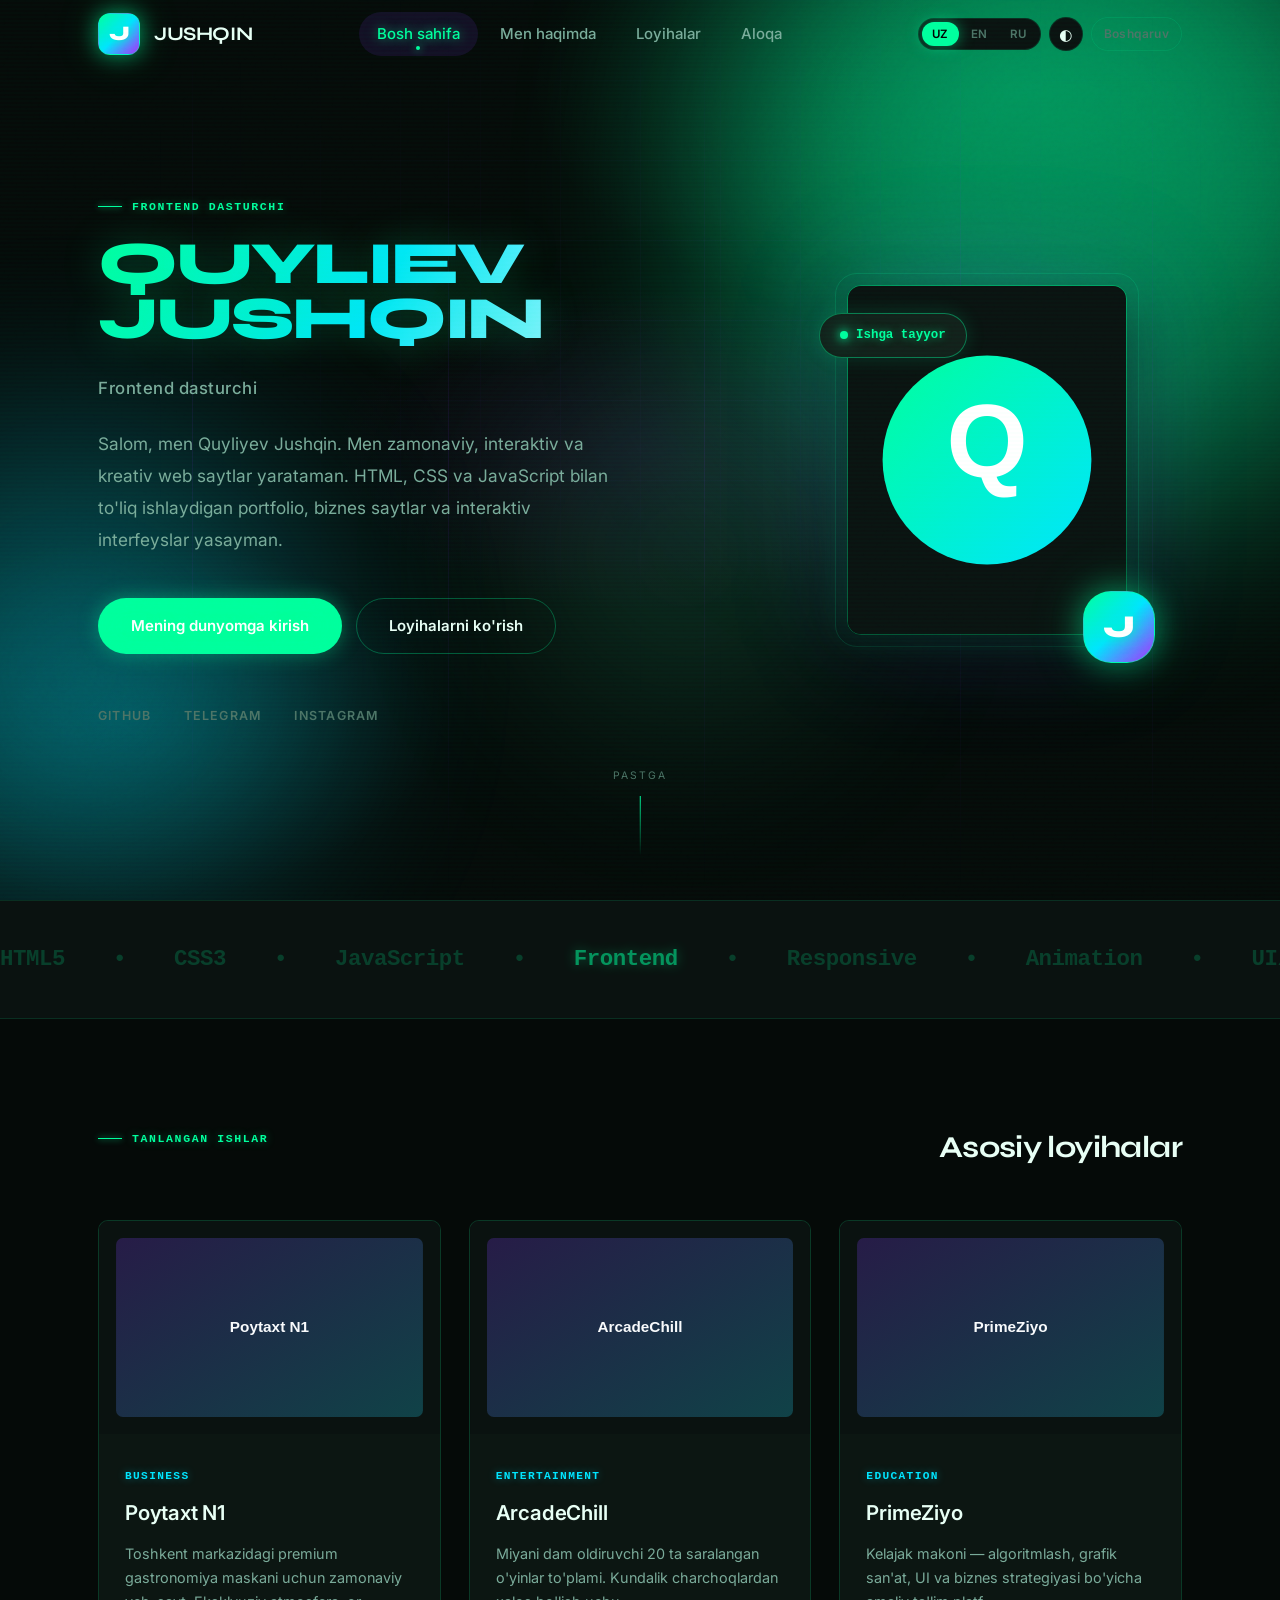
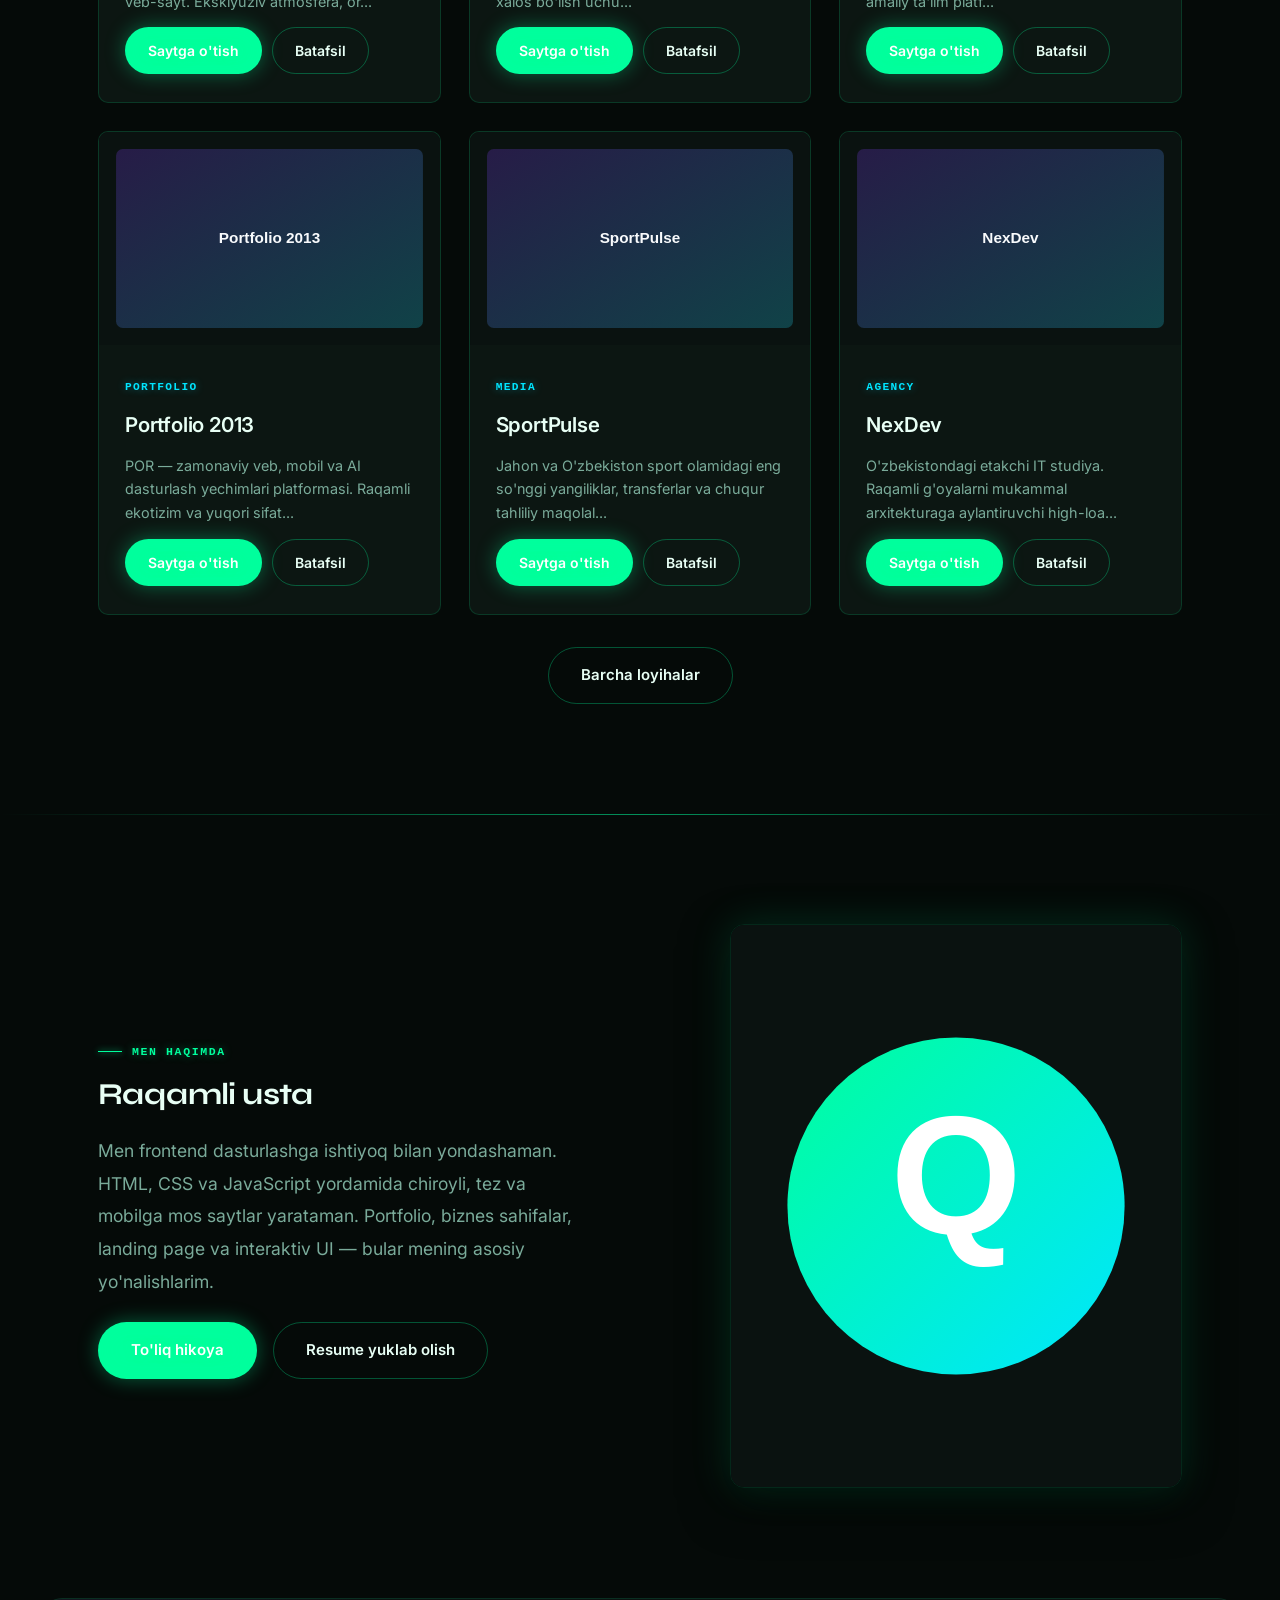
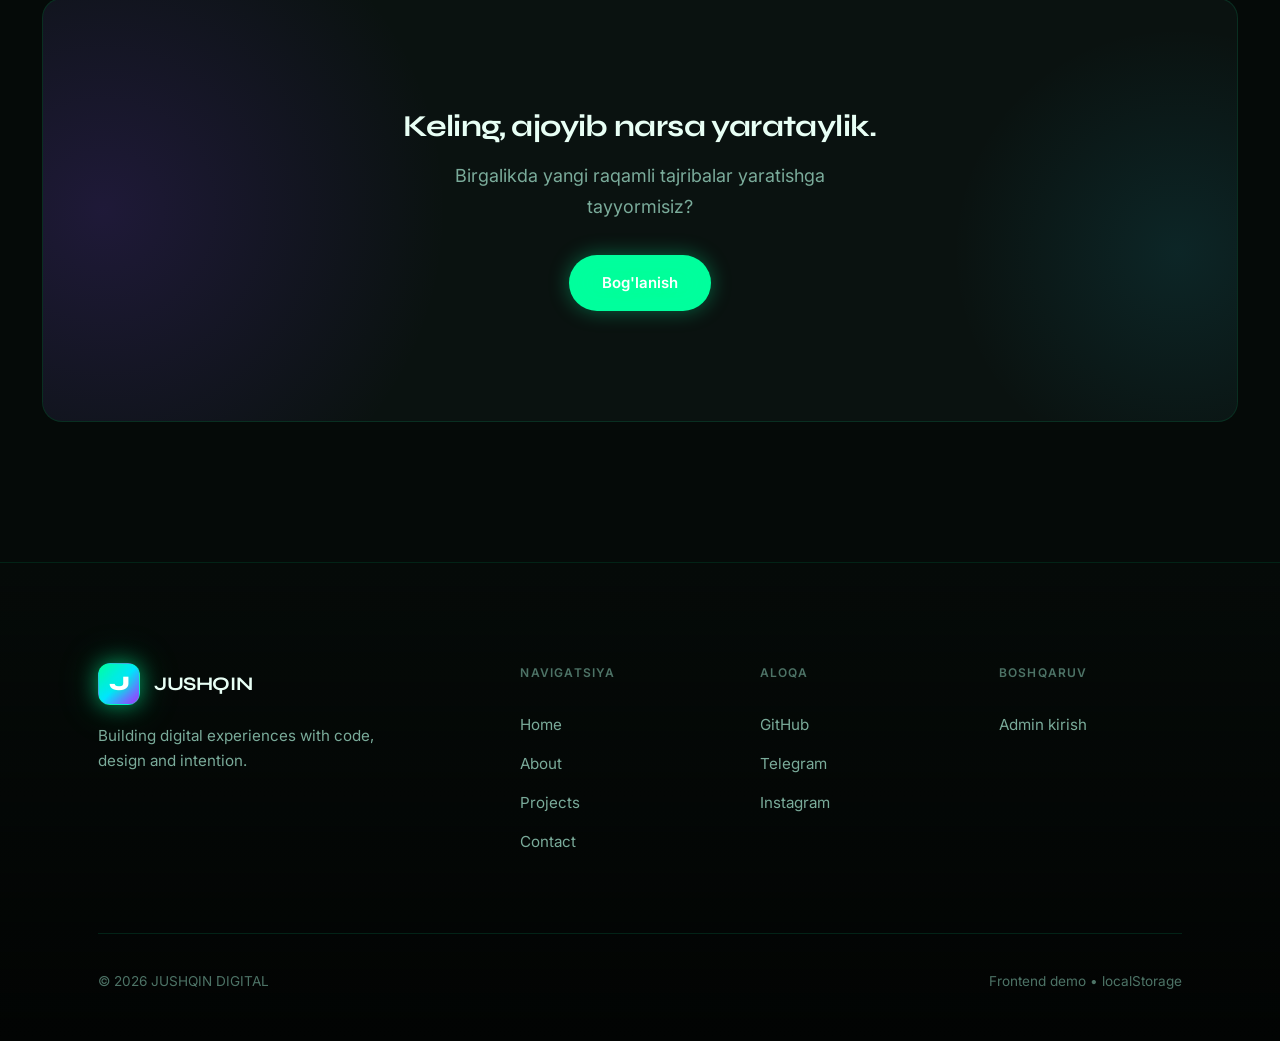
<file: JUSHQIN-DIGITAL/index.html>
<!DOCTYPE html>
<html lang="uz">
<head>
  <meta charset="UTF-8">
  <meta name="viewport" content="width=device-width, initial-scale=1.0">
  <title>JUSHQIN DIGITAL — Building Digital Experiences</title>
  <meta name="description" content="JUSHQIN — Frontend Developer. Zamonaviy, interaktiv va kreativ web tajribalar.">
  <link rel="stylesheet" href="css/variables.css">
  <link rel="stylesheet" href="css/global.css">
  <link rel="stylesheet" href="css/home.css">
  <link rel="stylesheet" href="css/responsive.css">
</head>
<body>
  <div class="scroll-progress"></div>

  <header class="site-header">
    <div class="container header-inner">
      <a href="index.html" class="logo">
        <span class="logo-mark">J</span>
        <span>JUSHQIN</span>
      </a>
      <nav class="nav-links" aria-label="Main">
        <a href="index.html" class="active" data-i18n="nav_home">Bosh sahifa</a>
        <a href="about.html" data-i18n="nav_about">Men haqimda</a>
        <a href="projects.html" data-i18n="nav_projects">Loyihalar</a>
<a href="contact.html" data-i18n="nav_contact">Aloqa</a>
      </nav>
      <div class="header-controls">
        <div class="lang-switch">
          <button type="button" class="lang-btn" data-lang="uz">UZ</button>
          <button type="button" class="lang-btn" data-lang="en">EN</button>
          <button type="button" class="lang-btn" data-lang="ru">RU</button>
        </div>
        <button type="button" class="theme-btn" title="Theme">◐</button>
        <a href="admin/login.html" class="admin-link-top">Boshqaruv</a>
      </div>
      <button class="nav-toggle" aria-label="Menu" aria-expanded="false">
        <svg width="24" height="24" fill="none" stroke="currentColor" stroke-width="2"><path d="M4 6h16M4 12h16M4 18h16"/></svg>
      </button>
    </div>
  </header>

  <main>
    <!-- HERO -->
    <section class="hero">
      <div class="hero-bg">
        <div class="hero-orb hero-orb-1"></div>
        <div class="hero-orb hero-orb-2"></div>
        <div class="hero-orb hero-orb-3"></div>
        <div class="hero-grid"></div>
        <div class="hero-lines">
          <span></span><span></span><span></span><span></span><span></span>
        </div>
      </div>
      <div class="container hero-content">
        <div class="hero-text reveal">
          <p class="section-label" data-i18n="hero_label">Frontend dasturchi</p>
          <h1 class="display-xl" data-profile="heroHeadline">QUYLIEV JUSHQIN</h1>
          <p class="hero-sub text-lg text-muted" data-profile="heroSubtitle">Frontend Developer • Creative Thinker • Digital Explorer</p>
          <p class="hero-intro text-muted" data-profile="intro">Salom, men JUSHQIN. Men zamonaviy, interaktiv va kreativ web tajribalar yaratishga qiziqadigan frontend dasturchiman.</p>
          <div class="hero-actions">
            <a href="projects.html" class="btn btn-primary" data-i18n="hero_cta1">Enter My World</a>
            <a href="projects.html" class="btn btn-secondary" data-i18n="hero_cta2">Explore Projects</a>
          </div>
          <div class="hero-socials">
            <a href="#" data-profile="github" target="_blank" rel="noopener">GitHub</a>
            <a href="https://t.me/Coder_Joshqin" data-profile="telegram" target="_blank" rel="noopener">Telegram</a>
            <a href="https://instagram.com/n1borz__" data-profile="instagram" target="_blank" rel="noopener">Instagram</a>
          </div>
        </div>
        <div class="hero-visual reveal">
          <div class="hero-portrait">
            <span class="hero-badge" data-i18n="hero_badge">Ishga tayyor</span>
            <img data-profile="image" alt="JUSHQIN" width="320" height="400">
            <div class="hero-monogram">J</div>
          </div>
        </div>
      </div>
      <div class="scroll-indicator">
        <span data-i18n="scroll">Pastga</span>
        <div class="scroll-line"></div>
      </div>
    </section>

        <!-- MARQUEE -->
    <div class="marquee-section">
      <div class="marquee-track">
        <span>HTML5</span><span>•</span><span>CSS3</span><span>•</span><span>JavaScript</span><span>•</span>
        <span><em>Frontend</em></span><span>•</span><span>Responsive</span><span>•</span><span>Animation</span><span>•</span>
        <span>UI/UX</span><span>•</span><span>Creative Code</span><span>•</span>
        <span>HTML5</span><span>•</span><span>CSS3</span><span>•</span><span>JavaScript</span><span>•</span>
        <span><em>Frontend</em></span><span>•</span><span>Responsive</span><span>•</span><span>Animation</span><span>•</span>
        <span>UI/UX</span><span>•</span><span>Creative Code</span><span>•</span>
      </div>
    </div>

    <!-- SELECTED PROJECTS -->
    <section class="section selected-projects">
      <div class="container">
        <div class="section-header reveal">
          <span class="section-label" data-i18n="featured">Tanlangan ishlar</span>
          <h2 class="display-md" data-i18n="featured_title">Asosiy loyihalar</h2>
        </div>
        <div class="featured-grid" id="featured-projects"></div>
        <div class="text-center mt-8 reveal">
          <a href="projects.html" class="btn btn-secondary" data-i18n="view_all">Barcha loyihalar</a>
        </div>
      </div>
    </section>

    <!-- ABOUT PREVIEW -->
    <section class="section about-preview">
      <div class="container about-preview-grid">
        <div class="about-preview-text reveal">
          <span class="section-label" data-i18n="about_label">Men haqimda</span>
          <h2 class="display-md" data-i18n="about_title">Raqamli usta</h2>
          <p class="text-lg text-muted" data-profile="bio"></p>
          <a href="about.html" class="btn btn-primary mt-6" data-i18n="full_story">To'liq hikoya</a>
          <a href="about.html#resume" class="btn btn-secondary mt-4" data-i18n="resume_download" style="margin-left:12px">Resume yuklab olish</a>
        </div>
        <div class="about-preview-image reveal">
          <img data-profile="image" alt="JUSHQIN" class="about-img">
        </div>
      </div>
    </section>

    <!-- CTA -->
    <section class="section cta-section">
      <div class="container text-center reveal">
        <h2 class="display-md" data-i18n="cta_title">Keling, ajoyib narsa yarataylik.</h2>
        <p class="text-lg text-muted mt-4" style="max-width:480px;margin-left:auto;margin-right:auto;"><span data-i18n="cta_sub">Birgalikda yangi raqamli tajribalar yaratishga tayyormisiz?</span></p>
        <a href="contact.html" class="btn btn-primary mt-8" data-i18n="get_in_touch">Bog'lanish</a>
      </div>
    </section>
  </main>

  <footer class="site-footer">
    <div class="container">
      <div class="footer-grid">
        <div class="footer-brand">
          <div class="logo"><span class="logo-mark">J</span><span>JUSHQIN</span></div>
          <p>Building digital experiences with code, design and intention.</p>
        </div>
        <div class="footer-col">
          <h4 data-i18n="footer_nav">Navigatsiya</h4>
          <a href="index.html">Home</a>
          <a href="about.html">About</a>
          <a href="projects.html">Projects</a>
<a href="contact.html">Contact</a>
        </div>
        <div class="footer-col">
          <h4 data-i18n="footer_connect">Aloqa</h4>
          <div class="footer-socials"></div>
        </div>
        <div class="footer-col">
          <h4 data-i18n="footer_admin">Boshqaruv</h4>
          <a href="admin/login.html" data-i18n="admin_login">Admin kirish</a>
        </div>
      </div>
      <div class="footer-bottom">
        <span>© 2026 JUSHQIN DIGITAL</span>
        <span><span data-i18n="footer_copy">Frontend demo • localStorage</span></span>
      </div>
    </div>
  </footer>

  <script src="js/storage.js"></script>
  <script src="js/i18n.js"></script>
  <script src="js/main.js"></script>
  <script src="js/projects.js"></script>
  <script>
    document.addEventListener('DOMContentLoaded', () => {
      const featured = getProjects().slice(0, 6);
      const grid = document.getElementById('featured-projects');
      if (grid) {
        grid.innerHTML = featured.map(p => `
          <article class="project-card reveal">
            <div class="project-card-image">
              <img src="${p.image || createProjectPlaceholder(p.title)}" alt="${p.title}" loading="lazy">
            </div>
            <div class="project-card-body">
              <span class="project-cat">${p.category}</span>
              <h3>${p.title}</h3>
              <p>${(p.description || '').substring(0, 100)}...</p>
              <div class="pi-actions" style="margin-top:14px;display:flex;gap:10px;flex-wrap:wrap">
                ${p.liveUrl ? `<a href="${p.liveUrl}" target="_blank" rel="noopener" class="btn btn-primary btn-sm">Saytga o'tish</a>` : ''}
                <a href="projects.html#${p.slug}" class="btn btn-secondary btn-sm">Batafsil</a>
              </div>
            </div>
          </article>
        `).join('');
        initReveal();
      }
      
    });
  </script>
</body>
</html>
</file>
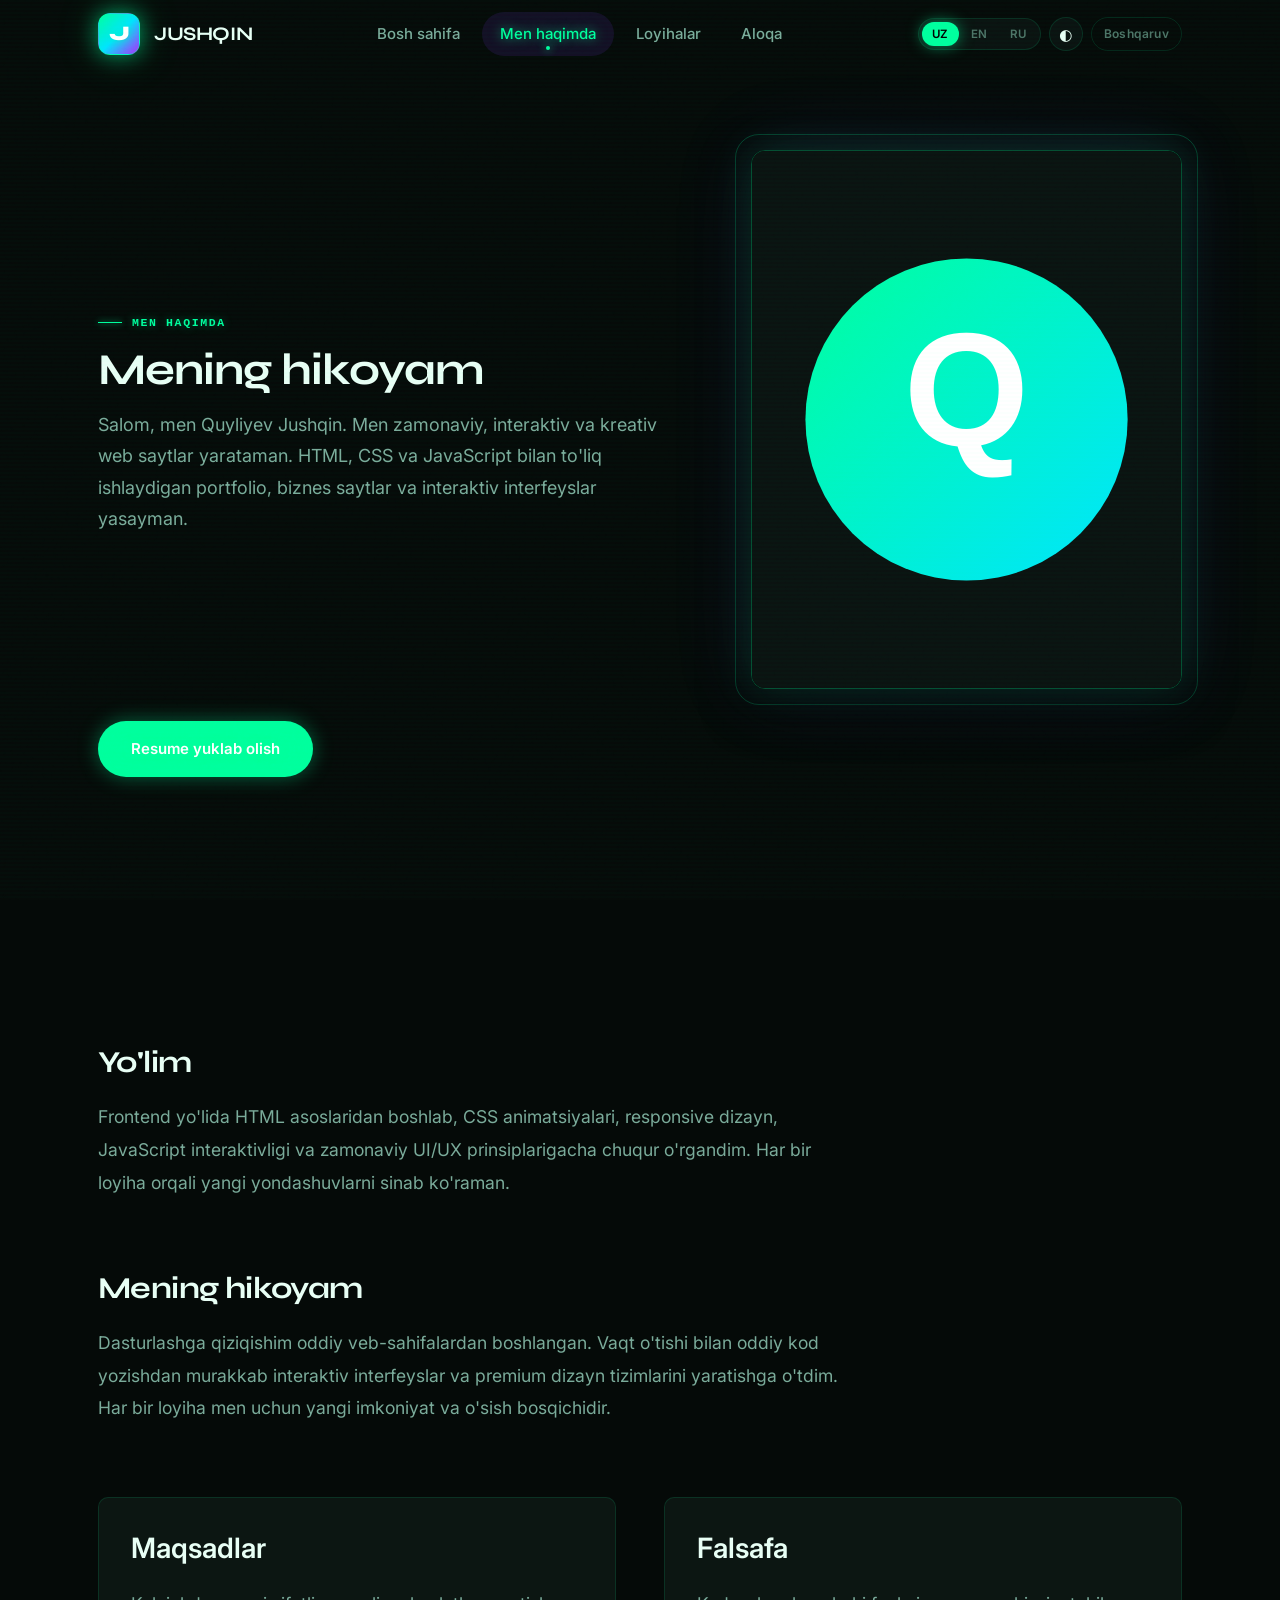
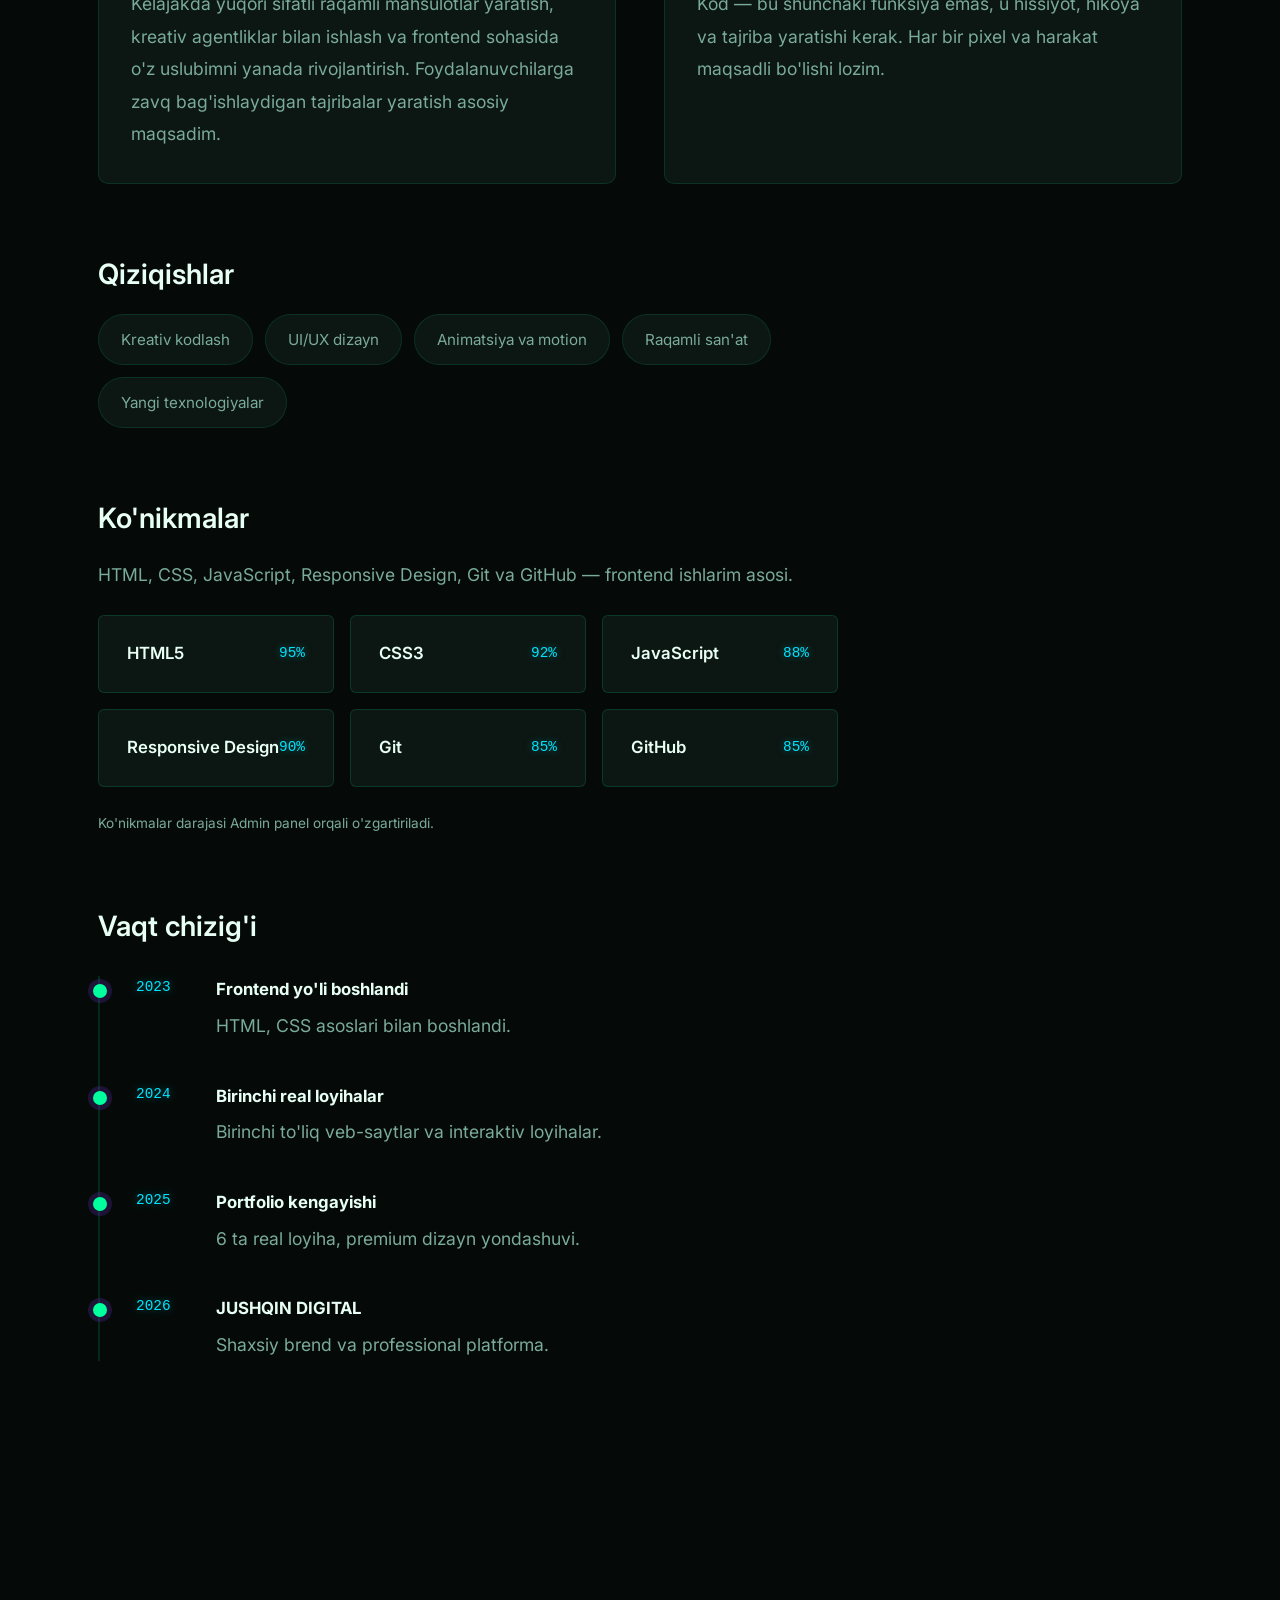
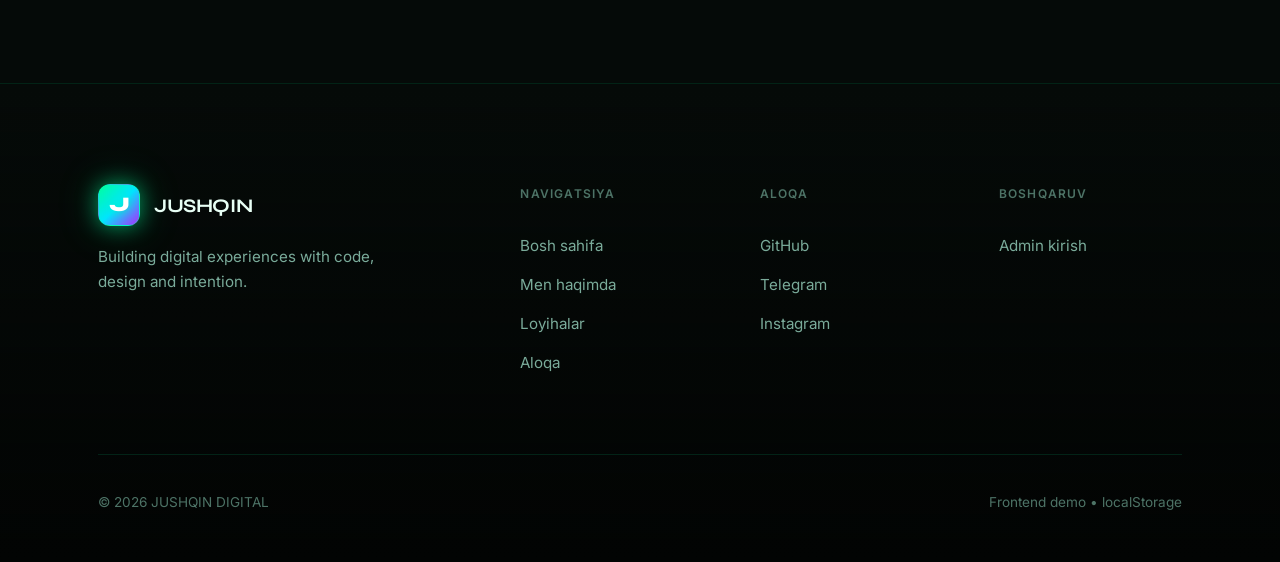
<file: JUSHQIN-DIGITAL/about.html>
<!DOCTYPE html>
<html lang="uz">
<head>
  <meta charset="UTF-8">
  <meta name="viewport" content="width=device-width, initial-scale=1.0">
  <title>About — JUSHQIN DIGITAL</title>
  <link rel="stylesheet" href="css/variables.css">
  <link rel="stylesheet" href="css/global.css">
  <link rel="stylesheet" href="css/about.css">
  <link rel="stylesheet" href="css/home.css">
  <link rel="stylesheet" href="css/responsive.css">
</head>
<body>
  <div class="scroll-progress"></div>
  <header class="site-header">
    <div class="container header-inner">
      <a href="index.html" class="logo"><span class="logo-mark">J</span><span>JUSHQIN</span></a>
      <nav class="nav-links" aria-label="Main">
        <a href="index.html" data-i18n="nav_home">Bosh sahifa</a>
        <a href="about.html" class="active" data-i18n="nav_about">Men haqimda</a>
        <a href="projects.html" data-i18n="nav_projects">Loyihalar</a>
<a href="contact.html" data-i18n="nav_contact">Aloqa</a>
      </nav>
            <div class="header-controls">
        <div class="lang-switch">
          <button type="button" class="lang-btn" data-lang="uz">UZ</button>
          <button type="button" class="lang-btn" data-lang="en">EN</button>
          <button type="button" class="lang-btn" data-lang="ru">RU</button>
        </div>
        <button type="button" class="theme-btn" title="Theme">◐</button>
        <a href="admin/login.html" class="admin-link-top">Boshqaruv</a>
      </div>
      <button class="nav-toggle" aria-label="Menu"><svg width="24" height="24" fill="none" stroke="currentColor" stroke-width="2"><path d="M4 6h16M4 12h16M4 18h16"/></svg></button>
    </div>
  </header>

  <main>
    <section class="about-hero section">
      <div class="container">
        <div class="about-hero-grid">
          <div class="about-hero-text reveal">
            <span class="section-label" data-i18n="about_page_label">Men haqimda</span>
            <h1 class="display-lg" data-i18n="about_page_title">Mening hikoyam</h1>
            <p class="text-lg text-muted mt-4" data-profile="intro"></p>
          </div>
          <div class="about-hero-image reveal">
            <img data-profile="image" alt="JUSHQIN">
          </div>
        </div>

        <div id="resume" class="resume-download-wrap reveal" style="margin: 32px 0 48px;">
          <a href="#" id="resume-download-btn" class="btn btn-primary" data-i18n="resume_download" download>
            Resume yuklab olish
          </a>
          <p id="resume-missing" class="text-muted" style="display:none;margin-top:12px;font-size:0.9rem;" data-i18n="resume_missing"></p>
        </div>
      </div>
    </section>

    <section class="section about-editorial">
      <div class="container">
        <article class="editorial-block reveal">
          <h2 class="display-md" data-i18n="journey">Yo'lim</h2>
          <p class="text-lg text-muted" data-profile="journey"></p>
        </article>
        <article class="editorial-block reveal">
          <h2 class="display-md">Mening hikoyam</h2>
          <p class="text-lg text-muted" data-profile="story"></p>
        </article>
        <div class="editorial-split">
          <article class="editorial-block reveal">
            <h2 class="heading-lg" data-i18n="goals">Maqsadlar</h2>
            <p class="text-muted" data-profile="goals"></p>
          </article>
          <article class="editorial-block reveal">
            <h2 class="heading-lg" data-i18n="philosophy">Falsafa</h2>
            <p class="text-muted" data-profile="philosophy"></p>
          </article>
        </div>
        <article class="editorial-block reveal">
          <h2 class="heading-lg" data-i18n="interests">Qiziqishlar</h2>
          <div class="interests-list" id="interests-list"></div>
        </article>
        
        <article class="editorial-block reveal">
          <h2 class="heading-lg" data-i18n="skills_title">Ko'nikmalar</h2>
          <p class="text-muted mb-6"><span data-i18n="skills_sub">HTML, CSS, JavaScript, Responsive Design, Git va GitHub — frontend ishlarim asosi.</span></p>
          <div class="skills-overview-grid" id="about-skills"></div>
          <p class="text-muted mt-6" style="font-size:0.85rem"><span data-i18n="skills_note">Ko'nikmalar darajasi Admin panel orqali o'zgartiriladi.</span></p>
        </article>

        <article class="editorial-block reveal">
          <h2 class="heading-lg" data-i18n="timeline">Vaqt chizig'i</h2>
          <div class="timeline">
            <div class="timeline-item"><span class="tl-year">2023</span><div><strong data-i18n-tl="tl_2023_t">Frontend yo'li boshlandi</strong><p class="text-muted" data-i18n-tl="tl_2023_d">HTML, CSS asoslari bilan boshlandi.</p></div></div>
            <div class="timeline-item"><span class="tl-year">2024</span><div><strong data-i18n-tl="tl_2024_t">Birinchi real loyihalar</strong><p class="text-muted" data-i18n-tl="tl_2024_d">Birinchi to'liq veb-saytlar va interaktiv loyihalar.</p></div></div>
            <div class="timeline-item"><span class="tl-year">2025</span><div><strong data-i18n-tl="tl_2025_t">Portfolio kengayishi</strong><p class="text-muted" data-i18n-tl="tl_2025_d">6 ta real loyiha, premium dizayn yondashuvi.</p></div></div>
            <div class="timeline-item"><span class="tl-year">2026</span><div><strong data-i18n-tl="tl_2026_t">JUSHQIN DIGITAL</strong><p class="text-muted" data-i18n-tl="tl_2026_d">Shaxsiy brend va professional platforma.</p></div></div>
          </div>
        </article>
      </div>
    </section>
  </main>

  <footer class="site-footer">
    <div class="container">
      <div class="footer-grid">
        <div class="footer-brand"><div class="logo"><span class="logo-mark">J</span><span>JUSHQIN</span></div><p>Building digital experiences with code, design and intention.</p></div>
        <div class="footer-col"><h4 data-i18n="footer_nav">Navigatsiya</h4><a href="index.html">Bosh sahifa</a><a href="about.html">Men haqimda</a><a href="projects.html">Loyihalar</a>
<a href="contact.html">Aloqa</a></div>
        <div class="footer-col"><h4 data-i18n="footer_connect">Aloqa</h4><div class="footer-socials"></div></div>
        <div class="footer-col"><h4 data-i18n="footer_admin">Boshqaruv</h4><a href="admin/login.html" data-i18n="admin_login">Admin kirish</a></div>
      </div>
      <div class="footer-bottom"><span>© 2026 JUSHQIN DIGITAL</span><span><span data-i18n="footer_copy">Frontend demo • localStorage</span></span></div>
    </div>
  </footer>

  <script src="js/storage.js"></script>
  <script src="js/i18n.js"></script>
  <script src="js/main.js"></script>

  <script>
    document.addEventListener('DOMContentLoaded', () => {
      const profile = getProfile();
      const list = document.getElementById('interests-list');
      if (list && profile.interests) {
        list.innerHTML = profile.interests.map(i => `<span class="interest-tag">${i}</span>`).join('');
      }
      const skillsEl = document.getElementById('about-skills');
      if (skillsEl) {
        const skills = getSkills();
        skillsEl.innerHTML = skills.map(s => `
          <div class="skill-chip reveal">
            <span class="skill-name">${s.name}</span>
            <span class="skill-level">${s.level}%</span>
          </div>
        `).join('');
        if (typeof initReveal === 'function') initReveal();
      }
    });
  </script>


  
  <script>
    document.addEventListener('DOMContentLoaded', () => {
      const btn = document.getElementById('resume-download-btn');
      const miss = document.getElementById('resume-missing');
      if (!btn) return;

      function buildFullResumeText() {
        const p = getProfile();
        const skills = (typeof getSkills === 'function' ? getSkills() : []);
        const projects = (typeof getProjects === 'function' ? getProjects() : []);
        const lines = [];
        lines.push('═══════════════════════════════════════');
        lines.push('              RESUME / CV');
        lines.push('═══════════════════════════════════════');
        lines.push('');
        lines.push((p.name || 'Quyliyev Jushqin').toUpperCase());
        lines.push(p.title || 'Frontend Developer');
        lines.push('');
        lines.push('───────────────────────────────────────');
        lines.push('ALOQA / CONTACT');
        lines.push('───────────────────────────────────────');
        if (p.email) lines.push('Email:     ' + p.email);
        if (p.telegram) lines.push('Telegram:  https://t.me/' + String(p.telegram).replace('@',''));
        if (p.instagram) lines.push('Instagram: https://instagram.com/' + String(p.instagram).replace('@',''));
        if (p.github) lines.push('GitHub:    ' + p.github);
        if (p.location) lines.push('Manzil:    ' + p.location);
        lines.push('');
        lines.push('───────────────────────────────────────');
        lines.push('KIRISH / INTRO');
        lines.push('───────────────────────────────────────');
        lines.push(p.intro || '');
        lines.push('');
        lines.push('───────────────────────────────────────');
        lines.push('BIO');
        lines.push('───────────────────────────────────────');
        lines.push(p.bio || '');
        lines.push('');
        if (p.story) {
          lines.push('───────────────────────────────────────');
          lines.push('HIKOYA / STORY');
          lines.push('───────────────────────────────────────');
          lines.push(p.story);
          lines.push('');
        }
        if (p.journey) {
          lines.push('───────────────────────────────────────');
          lines.push("YO'L / JOURNEY");
          lines.push('───────────────────────────────────────');
          lines.push(p.journey);
          lines.push('');
        }
        if (p.goals) {
          lines.push('───────────────────────────────────────');
          lines.push('MAQSADLAR / GOALS');
          lines.push('───────────────────────────────────────');
          lines.push(p.goals);
          lines.push('');
        }
        if (p.philosophy) {
          lines.push('───────────────────────────────────────');
          lines.push('FALSAFA / PHILOSOPHY');
          lines.push('───────────────────────────────────────');
          lines.push(p.philosophy);
          lines.push('');
        }
        if (p.interests && p.interests.length) {
          lines.push('───────────────────────────────────────');
          lines.push('QIZIQISHLAR / INTERESTS');
          lines.push('───────────────────────────────────────');
          lines.push(p.interests.join(', '));
          lines.push('');
        }
        if (skills.length) {
          lines.push('───────────────────────────────────────');
          lines.push("KO'NIKMALAR / SKILLS");
          lines.push('───────────────────────────────────────');
          skills.forEach(s => {
            lines.push('• ' + s.name + (s.level != null ? ' — ' + s.level + '%' : '') + (s.description ? '  |  ' + s.description : ''));
          });
          lines.push('');
        }
        if (projects.length) {
          lines.push('───────────────────────────────────────');
          lines.push('LOYIHALAR / PROJECTS');
          lines.push('───────────────────────────────────────');
          projects.forEach((pr, i) => {
            lines.push((i + 1) + '. ' + pr.title + (pr.category ? ' (' + pr.category + ')' : ''));
            if (pr.description) lines.push('   ' + pr.description);
            if (pr.technologies && pr.technologies.length) lines.push('   Tech: ' + pr.technologies.join(', '));
            if (pr.liveUrl) lines.push('   URL:  ' + pr.liveUrl);
            lines.push('');
          });
        }
        lines.push('═══════════════════════════════════════');
        lines.push('JUSHQIN DIGITAL  •  ' + new Date().toLocaleDateString());
        lines.push('═══════════════════════════════════════');
        return lines.join('
');
      }

      function downloadResume() {
        const p = getProfile();
        // Agar admin PDF yuklagan bo'lsa — o'sha fayl
        if (p.resumeUrl && (p.resumeUrl.startsWith('data:') || p.resumeUrl.startsWith('http'))) {
          if (p.resumeUrl.startsWith('http')) {
            window.open(p.resumeUrl, '_blank');
            return;
          }
          const a = document.createElement('a');
          a.href = p.resumeUrl;
          a.download = p.resumeName || 'Quyliyev_Jushqin_Resume.pdf';
          a.click();
          return;
        }
        // Rasm siz — barcha matn ma'lumotlar
        const text = buildFullResumeText();
        const blob = new Blob([text], { type: 'text/plain;charset=utf-8' });
        const url = URL.createObjectURL(blob);
        const a = document.createElement('a');
        a.href = url;
        a.download = 'Quyliyev_Jushqin_Resume.txt';
        document.body.appendChild(a);
        a.click();
        a.remove();
        URL.revokeObjectURL(url);
      }

      btn.addEventListener('click', (e) => {
        e.preventDefault();
        downloadResume();
      });
      btn.removeAttribute('href');
      btn.style.cursor = 'pointer';
    });
  </script>


</body>
</html>
</file>
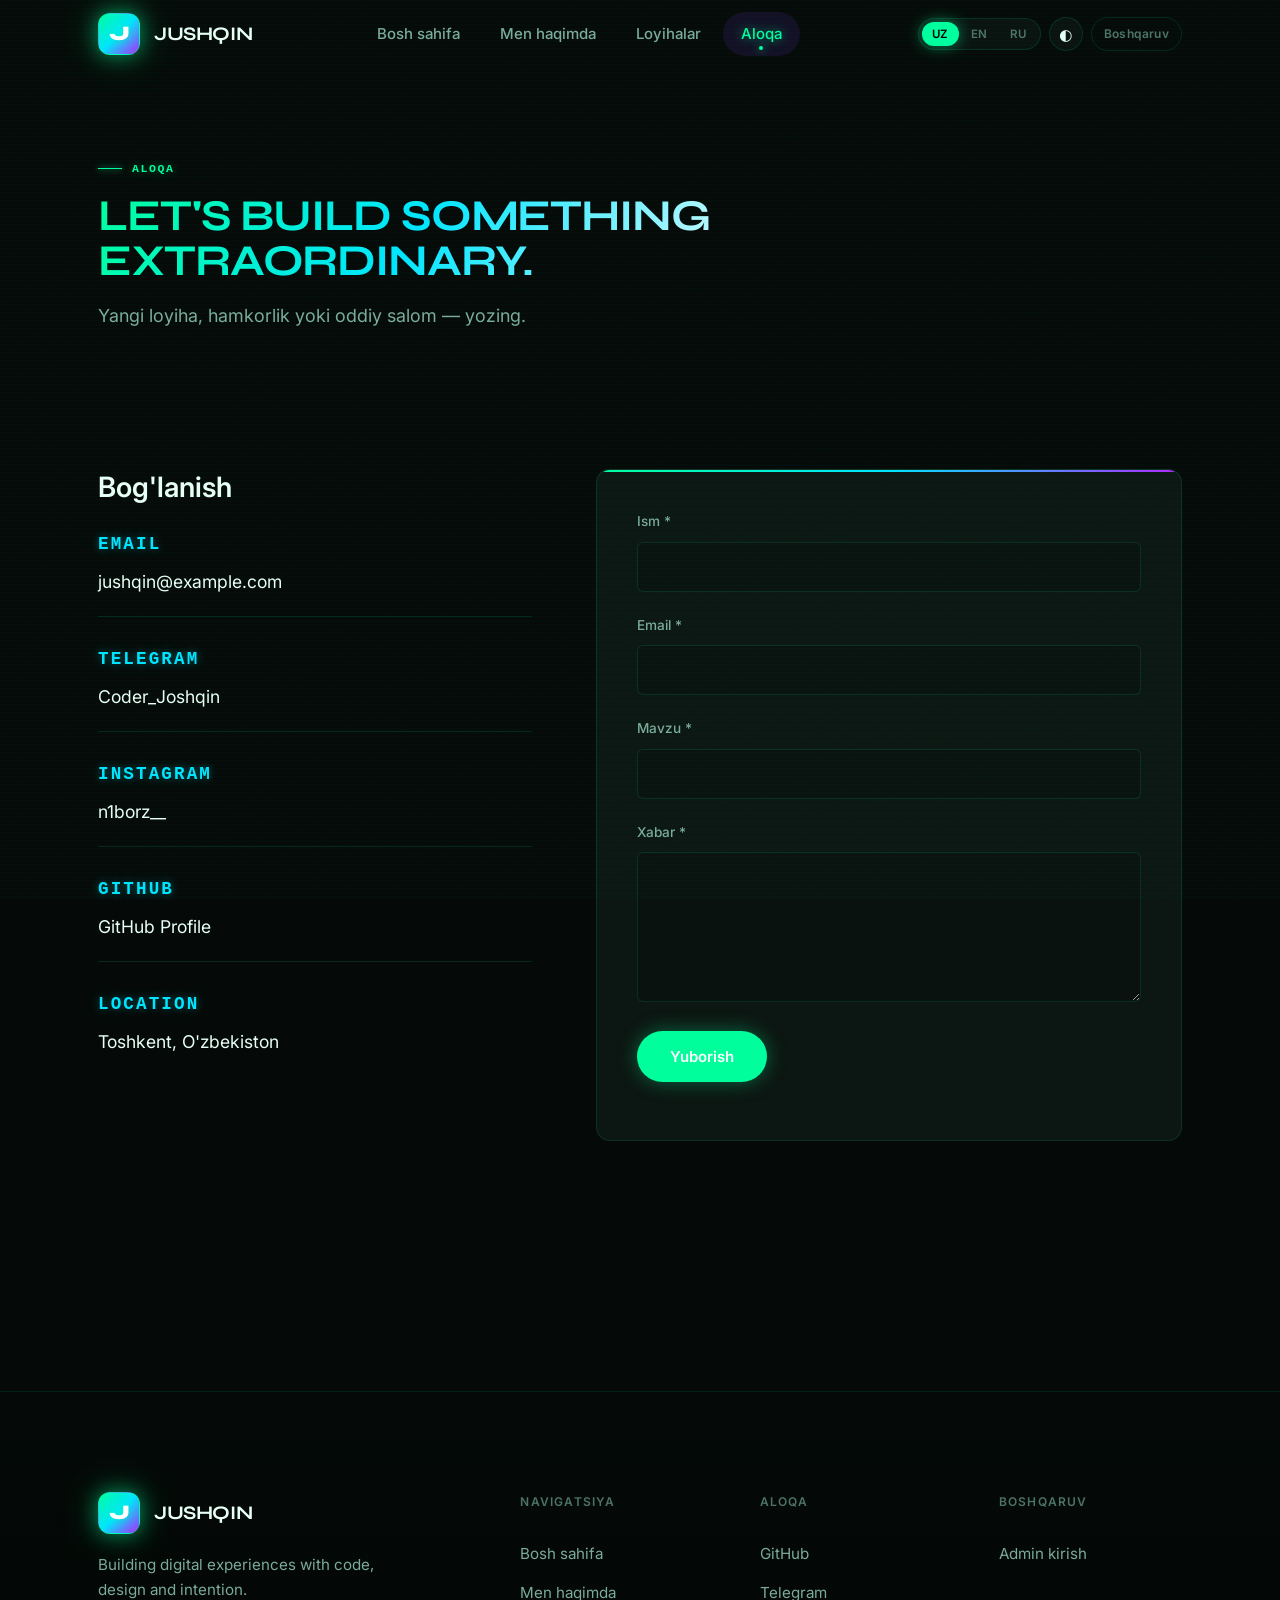
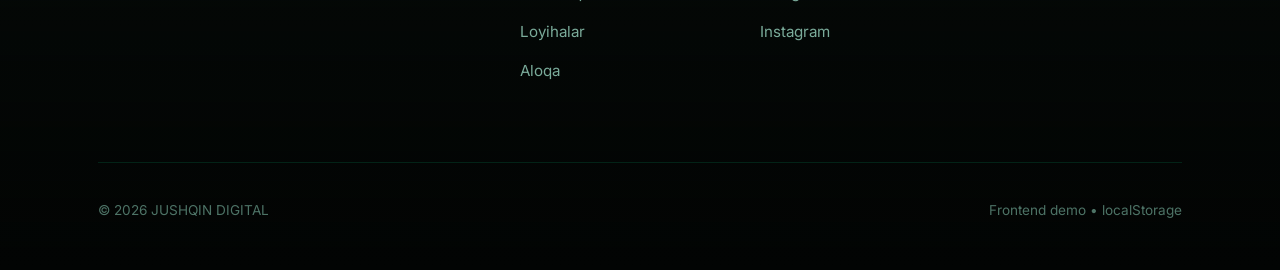
<file: JUSHQIN-DIGITAL/contact.html>
<!DOCTYPE html>
<html lang="uz">
<head>
  <meta charset="UTF-8">
  <meta name="viewport" content="width=device-width, initial-scale=1.0">
  <title>Contact — JUSHQIN DIGITAL</title>
  <link rel="stylesheet" href="css/variables.css">
  <link rel="stylesheet" href="css/global.css">
  <link rel="stylesheet" href="css/contact.css">
  <link rel="stylesheet" href="css/responsive.css">
</head>
<body>
  <div class="scroll-progress"></div>
  <header class="site-header">
    <div class="container header-inner">
      <a href="index.html" class="logo"><span class="logo-mark">J</span><span>JUSHQIN</span></a>
      <nav class="nav-links" aria-label="Main">
        <a href="index.html" data-i18n="nav_home">Bosh sahifa</a>
        <a href="about.html" data-i18n="nav_about">Men haqimda</a>
        <a href="projects.html" data-i18n="nav_projects">Loyihalar</a>
<a href="contact.html" class="active" data-i18n="nav_contact">Aloqa</a>
      </nav>
            <div class="header-controls">
        <div class="lang-switch">
          <button type="button" class="lang-btn" data-lang="uz">UZ</button>
          <button type="button" class="lang-btn" data-lang="en">EN</button>
          <button type="button" class="lang-btn" data-lang="ru">RU</button>
        </div>
        <button type="button" class="theme-btn" title="Theme">◐</button>
        <a href="admin/login.html" class="admin-link-top">Boshqaruv</a>
      </div>
      <button class="nav-toggle" aria-label="Menu"><svg width="24" height="24" fill="none" stroke="currentColor" stroke-width="2"><path d="M4 6h16M4 12h16M4 18h16"/></svg></button>
    </div>
  </header>

  <main>
    <section class="contact-hero section">
      <div class="container">
        <span class="section-label reveal">Aloqa</span>
        <h1 class="display-lg reveal">LET'S BUILD SOMETHING EXTRAORDINARY.</h1>
        <p class="text-lg text-muted mt-4 reveal" style="max-width:480px">Yangi loyiha, hamkorlik yoki oddiy salom — yozing.</p>
      </div>
    </section>

    <section class="section contact-section">
      <div class="container contact-grid">
        <div class="contact-info reveal">
          <h2 class="heading-lg mb-6" data-i18n="contact_info">Bog'lanish</h2>
          <div class="info-item">
            <span class="info-label">Email</span>
            <a href="#" data-profile="email"></a>
          </div>
          <div class="info-item">
            <span class="info-label">Telegram</span>
            <a href="#" data-profile="telegram"></a>
          </div>
          <div class="info-item">
            <span class="info-label">Instagram</span>
            <a href="#" data-profile="instagram"></a>
          </div>
          <div class="info-item">
            <span class="info-label">GitHub</span>
            <a href="#" data-profile="github">GitHub Profile</a>
          </div>
          <div class="info-item">
            <span class="info-label">Location</span>
            <span data-profile="location"></span>
          </div>
          <p class="text-muted mt-8" style="font-size:0.85rem"></p>
        </div>
        <div class="contact-form-wrap reveal">
          <form id="contact-form" novalidate>
            <div class="form-group">
              <label class="form-label" for="name" data-i18n="form_name">Ism *</label>
              <input class="form-input" type="text" id="name" name="name" required autocomplete="name">
              <div class="form-error" id="name-error"></div>
            </div>
            <div class="form-group">
              <label class="form-label" for="email" data-i18n="form_email">Email *</label>
              <input class="form-input" type="email" id="email" name="email" required autocomplete="email">
              <div class="form-error" id="email-error"></div>
            </div>
            <div class="form-group">
              <label class="form-label" for="subject" data-i18n="form_subject">Mavzu *</label>
              <input class="form-input" type="text" id="subject" name="subject" required>
              <div class="form-error" id="subject-error"></div>
            </div>
            <div class="form-group">
              <label class="form-label" for="message" data-i18n="form_message">Xabar *</label>
              <textarea class="form-textarea" id="message" name="message" required></textarea>
              <div class="form-error" id="message-error"></div>
            </div>
            <button type="submit" class="btn btn-primary" id="submit-btn" data-i18n="form_send">Yuborish</button>
            <div id="form-status" class="form-status"></div>
          </form>
        </div>
      </div>
    </section>
  </main>

  <footer class="site-footer">
    <div class="container">
      <div class="footer-grid">
        <div class="footer-brand"><div class="logo"><span class="logo-mark">J</span><span>JUSHQIN</span></div><p>Building digital experiences with code, design and intention.</p></div>
        <div class="footer-col"><h4 data-i18n="footer_nav">Navigatsiya</h4><a href="index.html">Bosh sahifa</a><a href="about.html">Men haqimda</a><a href="projects.html">Loyihalar</a>
<a href="contact.html">Aloqa</a></div>
        <div class="footer-col"><h4 data-i18n="footer_connect">Aloqa</h4><div class="footer-socials"></div></div>
        <div class="footer-col"><h4 data-i18n="footer_admin">Boshqaruv</h4><a href="admin/login.html" data-i18n="admin_login">Admin kirish</a></div>
      </div>
      <div class="footer-bottom"><span>© 2026 JUSHQIN DIGITAL</span><span><span data-i18n="footer_copy">Frontend demo • localStorage</span></span></div>
    </div>
  </footer>

  <script src="js/storage.js"></script>
  <script src="js/i18n.js"></script>
  <script src="js/main.js"></script>
  <script src="js/contact.js"></script>
</body>
</html>
</file>
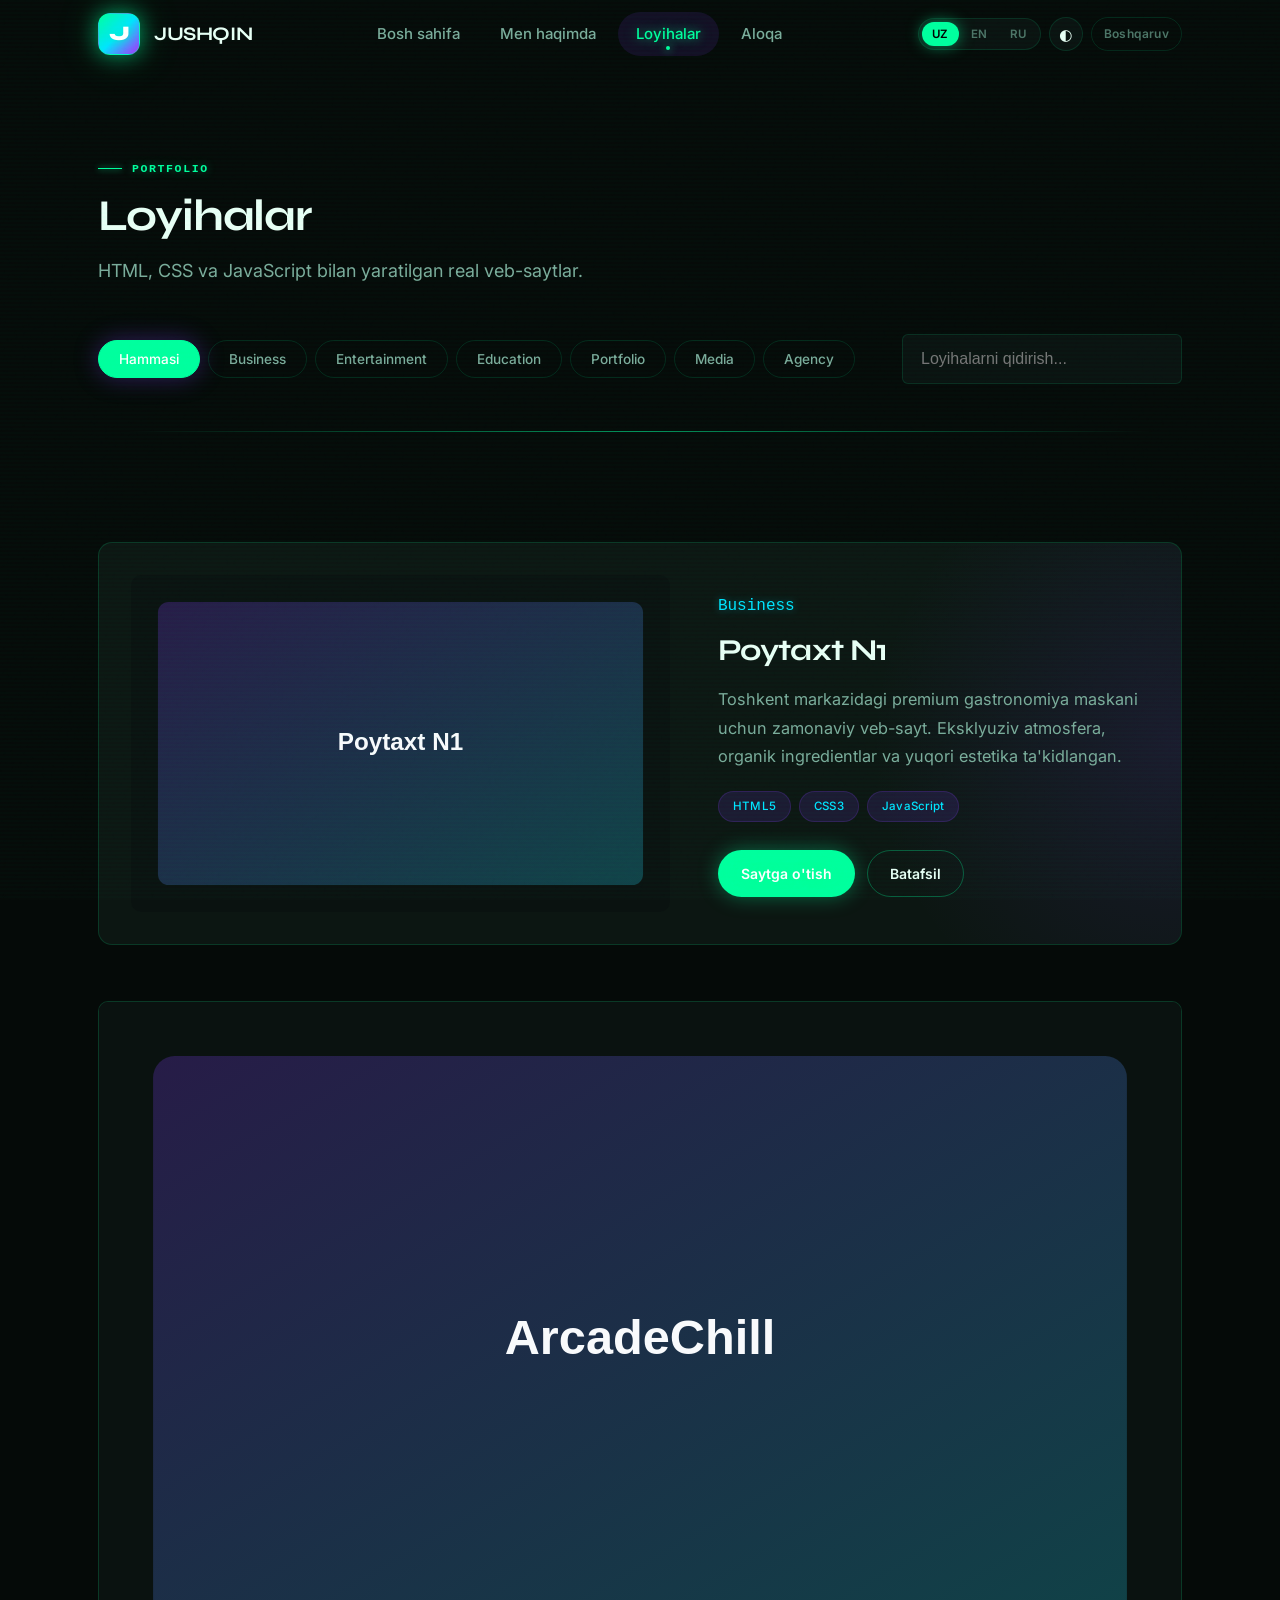
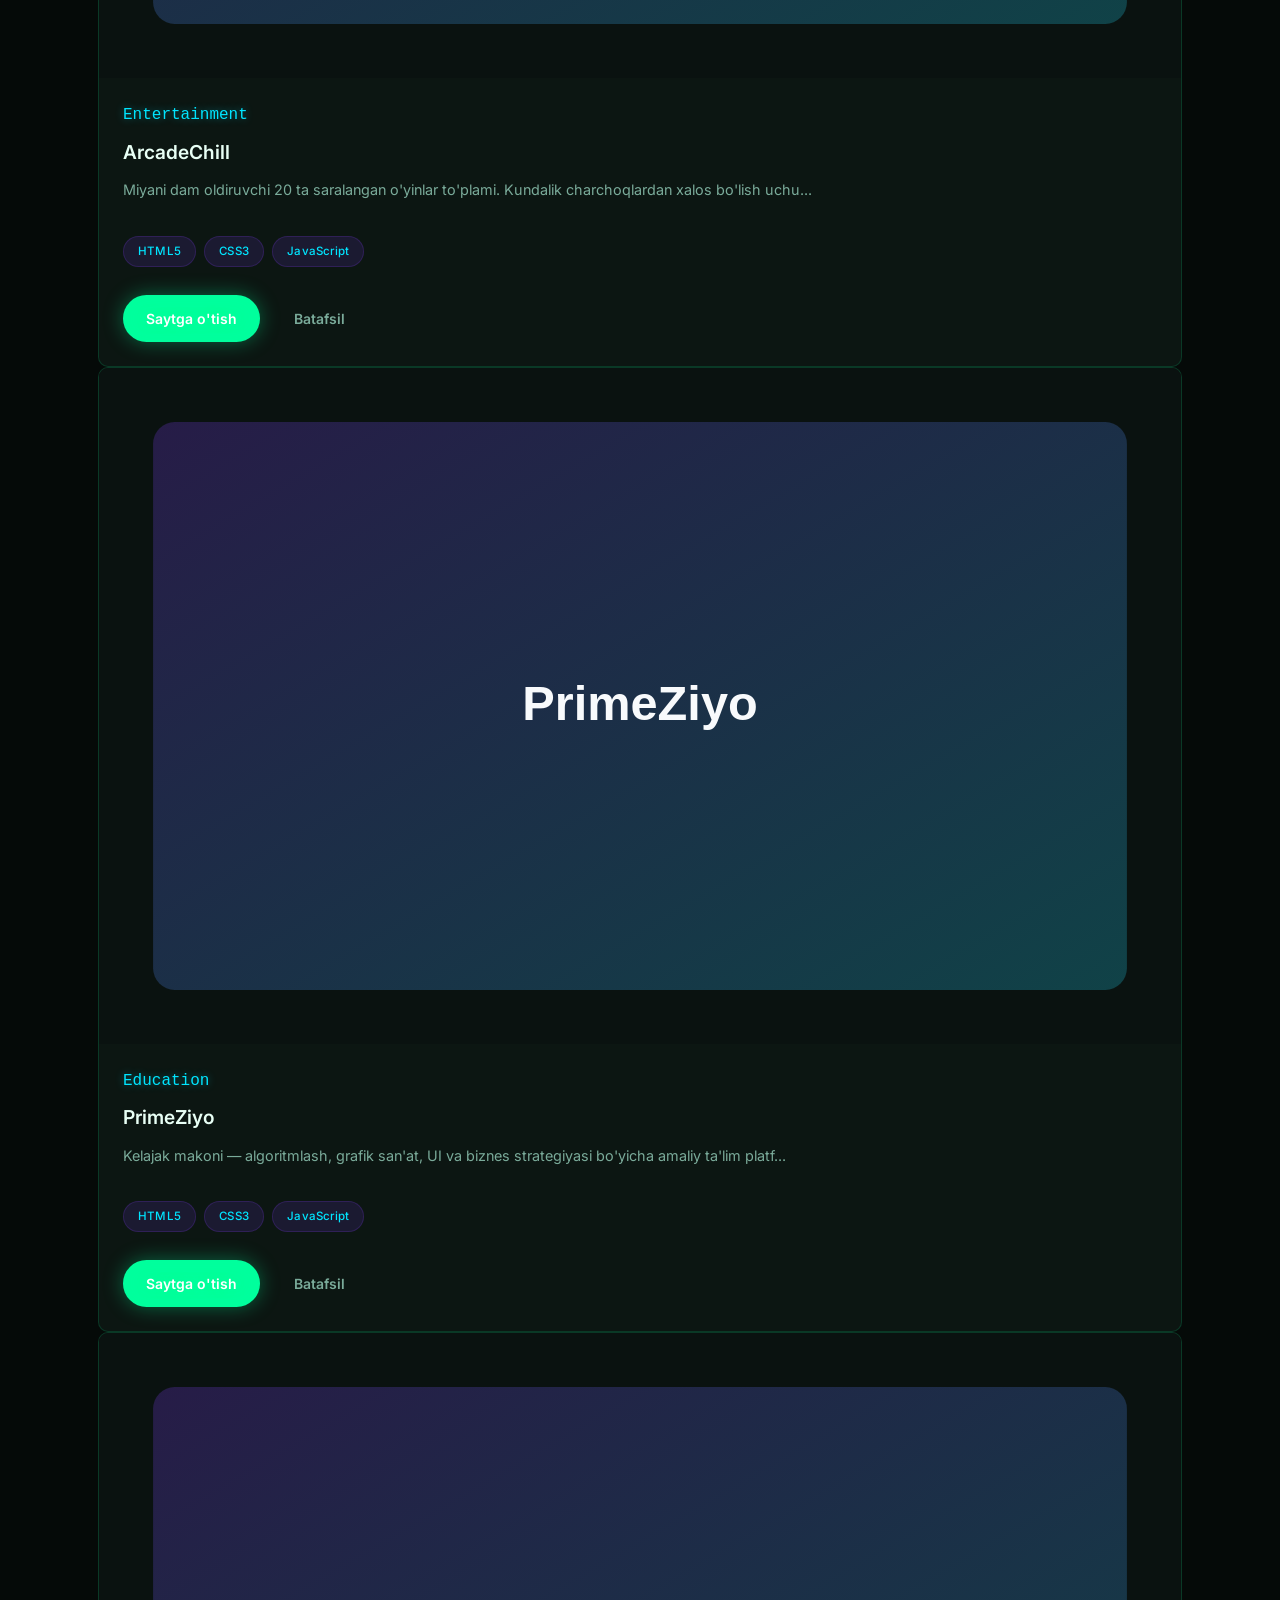
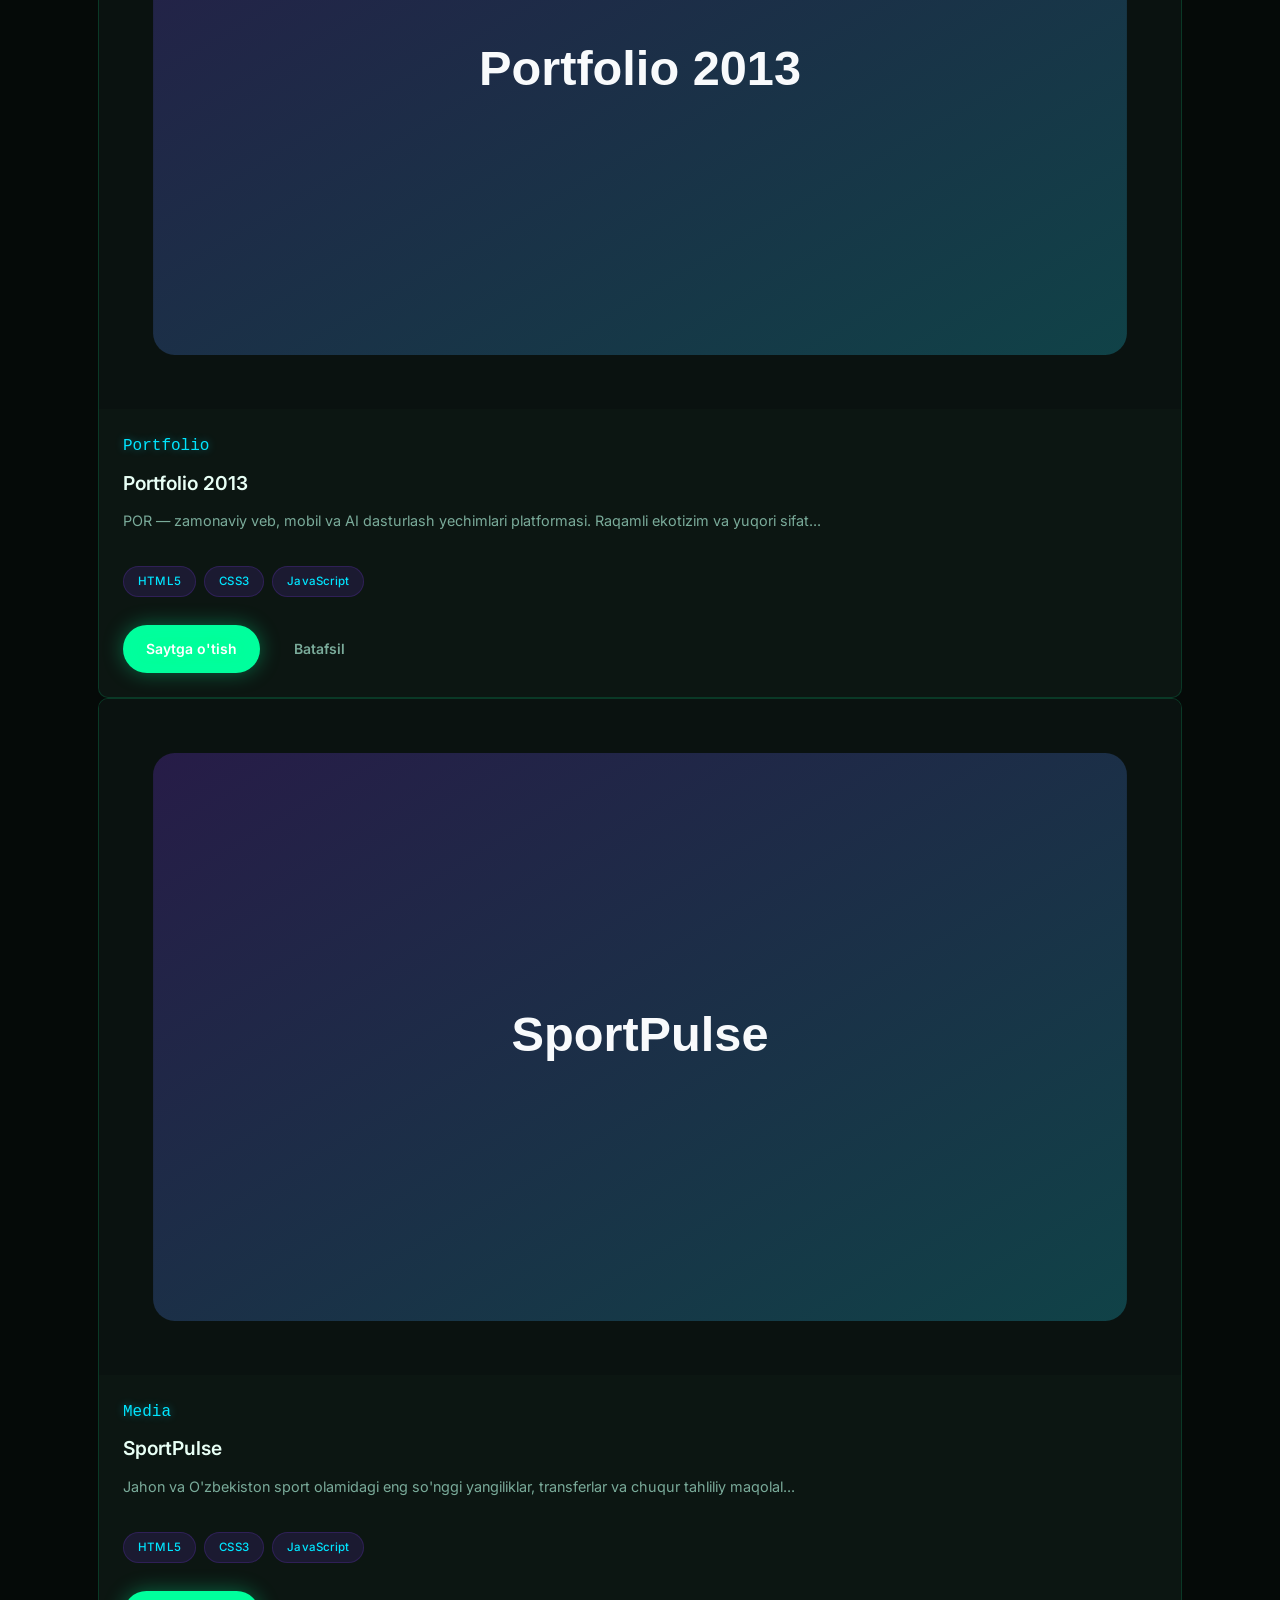
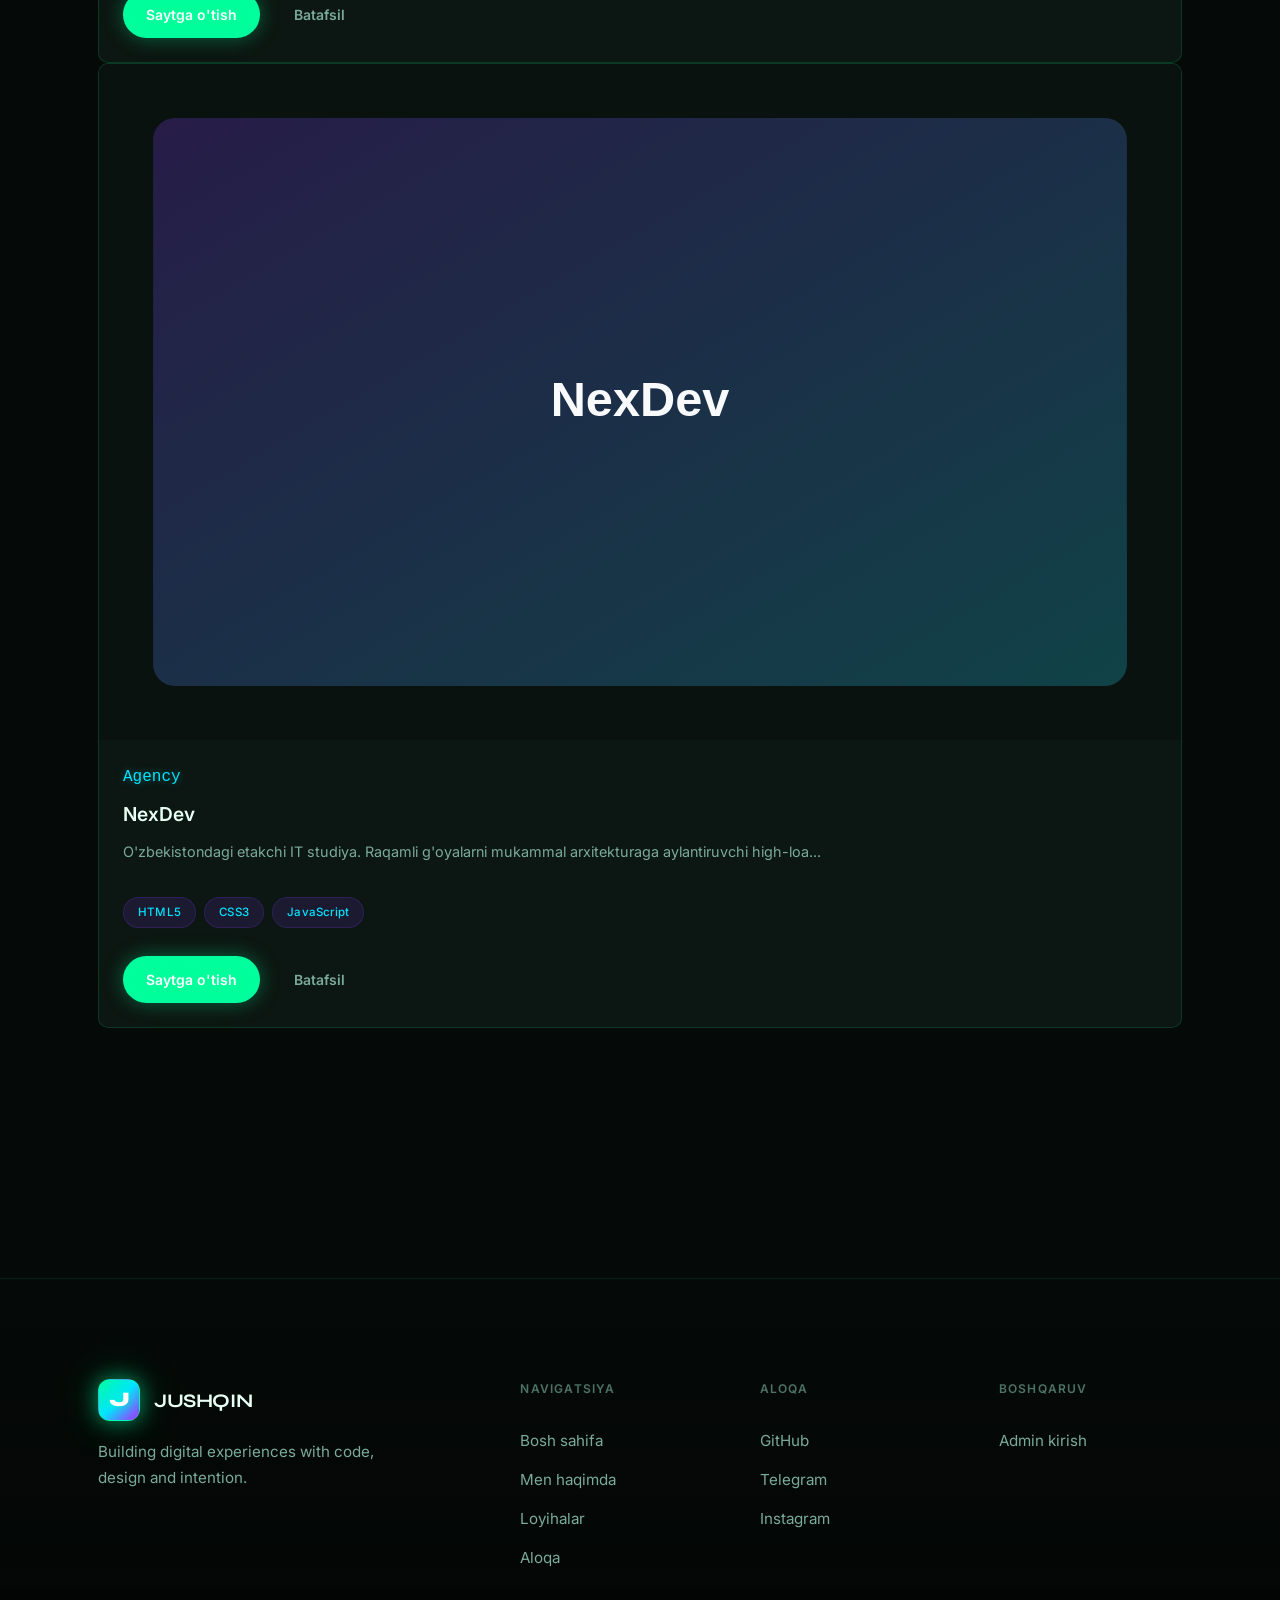
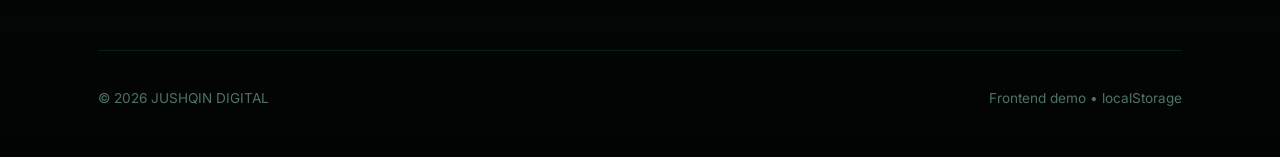
<file: JUSHQIN-DIGITAL/projects.html>
<!DOCTYPE html>
<html lang="uz">
<head>
  <meta charset="UTF-8">
  <meta name="viewport" content="width=device-width, initial-scale=1.0">
  <title>Projects — JUSHQIN DIGITAL</title>
  <link rel="stylesheet" href="css/variables.css">
  <link rel="stylesheet" href="css/global.css">
  <link rel="stylesheet" href="css/projects.css">
  <link rel="stylesheet" href="css/responsive.css">
</head>
<body>
  <div class="scroll-progress"></div>
  <header class="site-header">
    <div class="container header-inner">
      <a href="index.html" class="logo"><span class="logo-mark">J</span><span>JUSHQIN</span></a>
      <nav class="nav-links" aria-label="Main">
        <a href="index.html" data-i18n="nav_home">Bosh sahifa</a>
        <a href="about.html" data-i18n="nav_about">Men haqimda</a>
        <a href="projects.html" class="active" data-i18n="nav_projects">Loyihalar</a>
<a href="contact.html" data-i18n="nav_contact">Aloqa</a>
      </nav>
            <div class="header-controls">
        <div class="lang-switch">
          <button type="button" class="lang-btn" data-lang="uz">UZ</button>
          <button type="button" class="lang-btn" data-lang="en">EN</button>
          <button type="button" class="lang-btn" data-lang="ru">RU</button>
        </div>
        <button type="button" class="theme-btn" title="Theme">◐</button>
        <a href="admin/login.html" class="admin-link-top">Boshqaruv</a>
      </div>
      <button class="nav-toggle" aria-label="Menu"><svg width="24" height="24" fill="none" stroke="currentColor" stroke-width="2"><path d="M4 6h16M4 12h16M4 18h16"/></svg></button>
    </div>
  </header>

  <main>
    <section class="projects-hero section">
      <div class="container">
        <span class="section-label reveal">Portfolio</span>
        <h1 class="display-lg reveal">Loyihalar</h1>
        <p class="text-lg text-muted mt-4 reveal" style="max-width:560px"><span data-i18n="projects_sub">HTML, CSS va JavaScript bilan yaratilgan real veb-saytlar.</span></p>
        <div class="projects-toolbar reveal">
          <div class="filter-group" id="category-filters">
            <button class="filter-btn active" data-cat="all">Hammasi</button>
          </div>
          <input type="search" class="form-input search-input" id="project-search" placeholder="Loyihalarni qidirish..." data-i18n-placeholder="search_projects">
        </div>
      </div>
    </section>

    <section class="section projects-list">
      <div class="container">
        <div id="projects-container"></div>
      </div>
    </section>
  </main>

  <!-- Project Modal -->
  <div class="modal-overlay" id="project-modal">
    <div class="modal">
      <div class="modal-header">
        <h3 id="modal-title">Project</h3>
        <button class="modal-close" id="modal-close" aria-label="Close">✕</button>
      </div>
      <div class="modal-body" id="modal-body"></div>
    </div>
  </div>

  <footer class="site-footer">
    <div class="container">
      <div class="footer-grid">
        <div class="footer-brand"><div class="logo"><span class="logo-mark">J</span><span>JUSHQIN</span></div><p>Building digital experiences with code, design and intention.</p></div>
        <div class="footer-col"><h4 data-i18n="footer_nav">Navigatsiya</h4><a href="index.html">Bosh sahifa</a><a href="about.html">Men haqimda</a><a href="projects.html">Loyihalar</a>
<a href="contact.html">Aloqa</a></div>
        <div class="footer-col"><h4 data-i18n="footer_connect">Aloqa</h4><div class="footer-socials"></div></div>
        <div class="footer-col"><h4 data-i18n="footer_admin">Boshqaruv</h4><a href="admin/login.html" data-i18n="admin_login">Admin kirish</a></div>
      </div>
      <div class="footer-bottom"><span>© 2026 JUSHQIN DIGITAL</span><span><span data-i18n="footer_copy">Frontend demo • localStorage</span></span></div>
    </div>
  </footer>

  <script src="js/storage.js"></script>
  <script src="js/i18n.js"></script>
  <script src="js/main.js"></script>
  <script src="js/projects.js"></script>
</body>
</html>
</file>
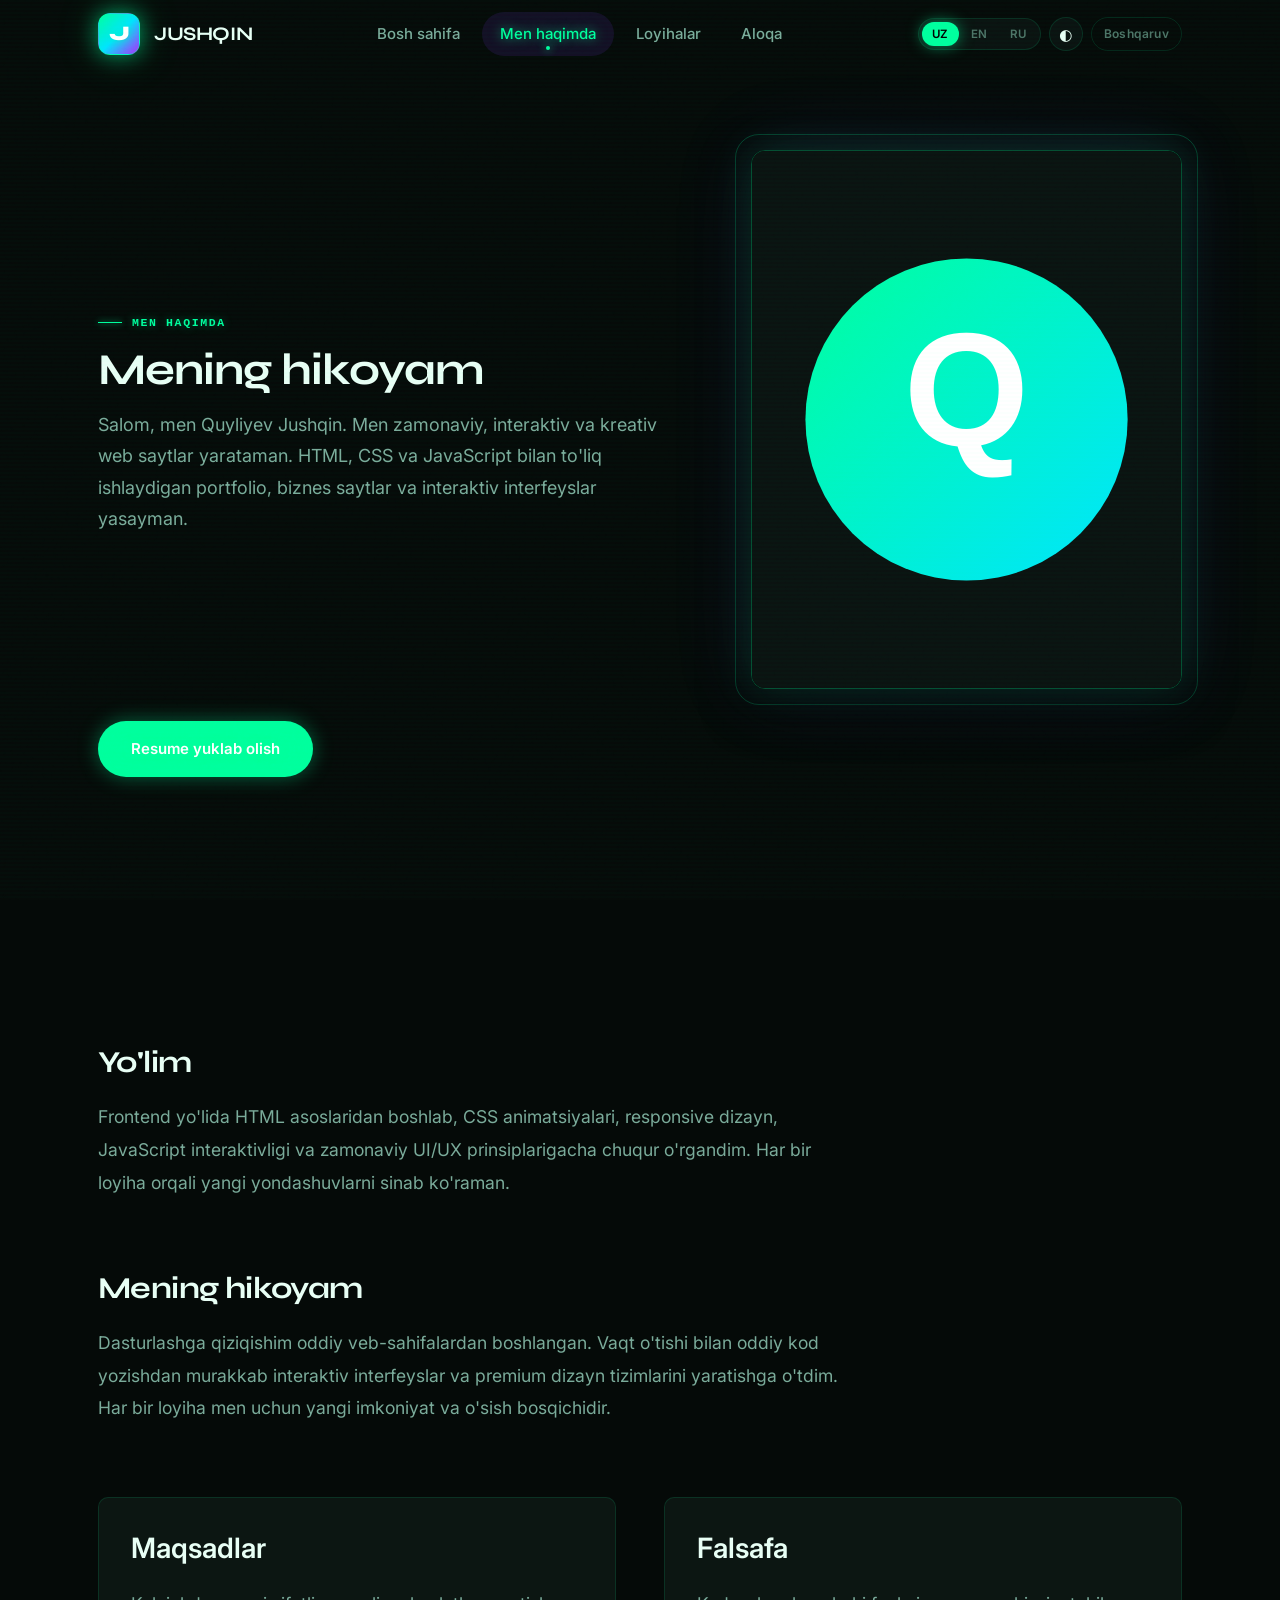
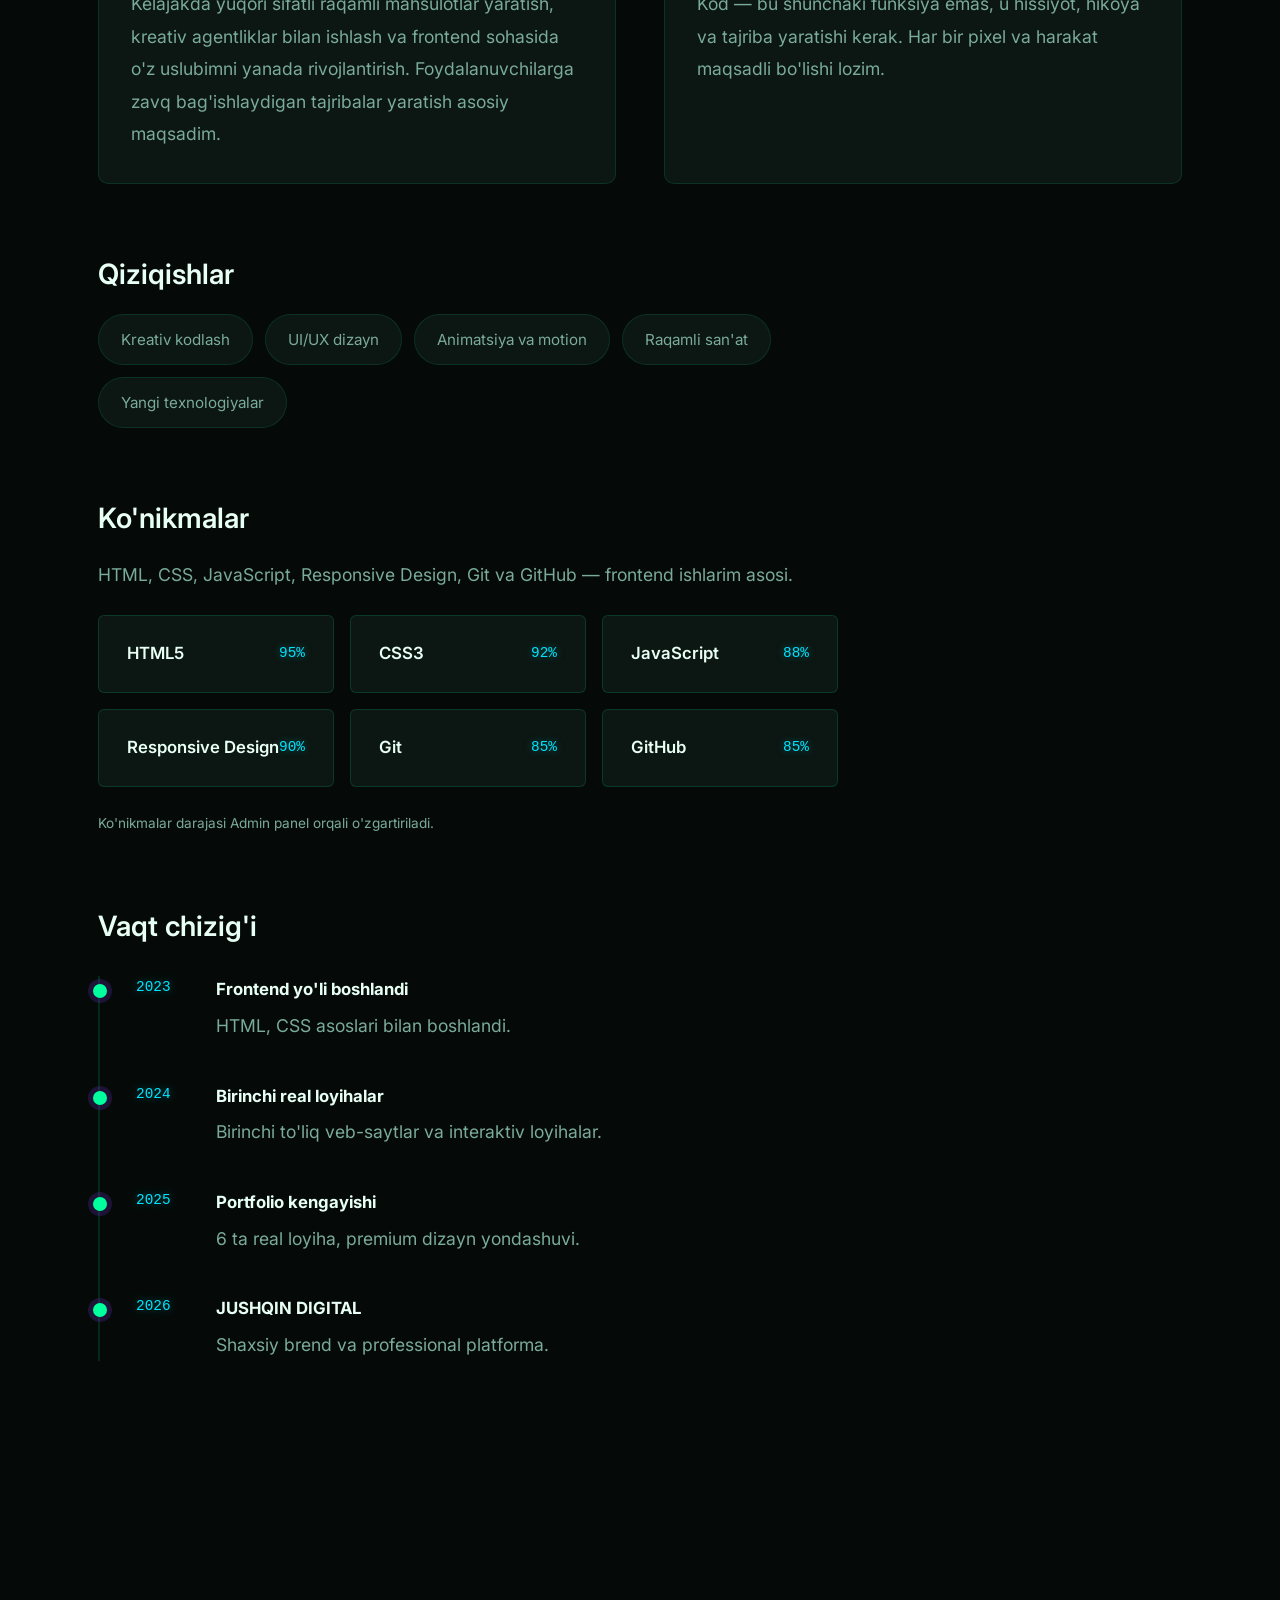
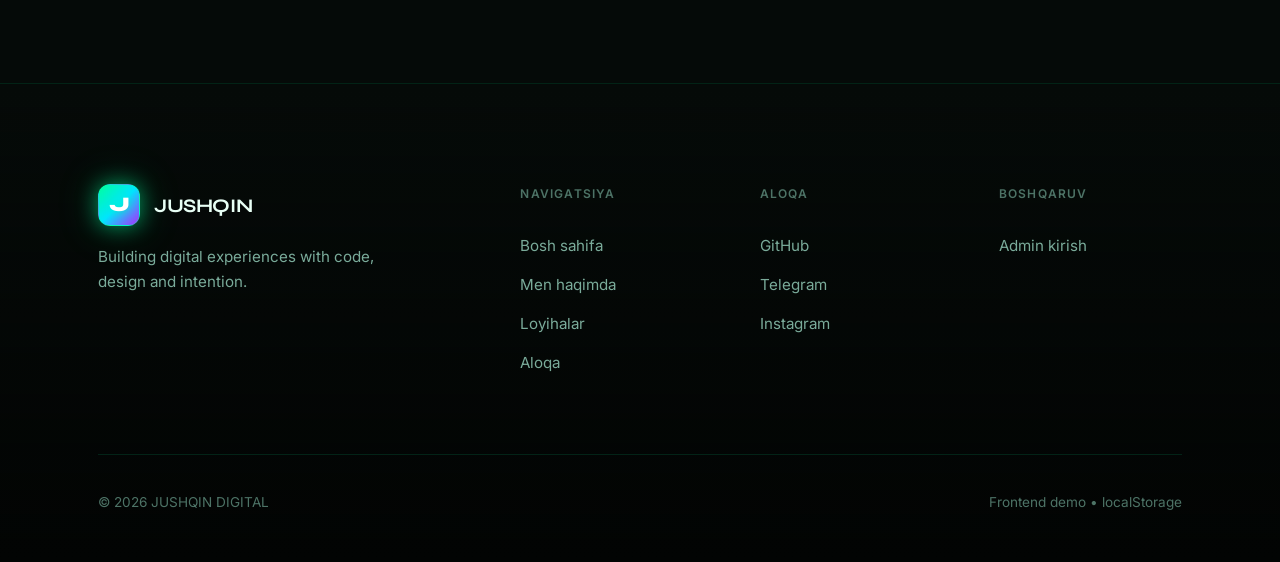
<file: JUSHQIN-DIGITAL/skills.html>
<!DOCTYPE html>
<html lang="uz">
<head>
  <meta charset="UTF-8">
  <meta http-equiv="refresh" content="0; url=about.html">
  <title>Ko'nikmalar — Men haqimda</title>
  <script>window.location.replace('about.html');</script>
</head>
<body>
  <p><a href="about.html">Men haqimda sahifasiga o'tish</a></p>
</body>
</html>
</file>
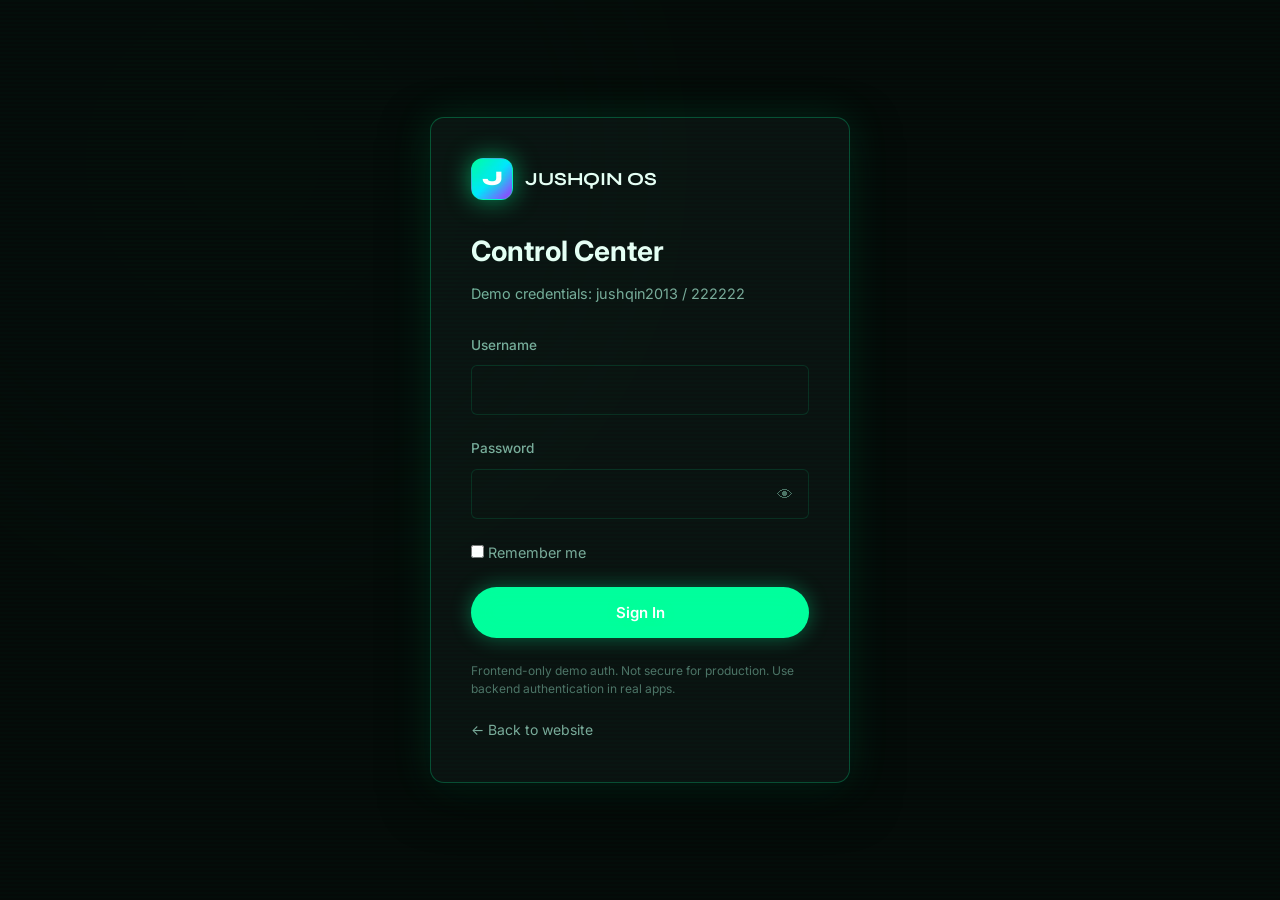
<file: JUSHQIN-DIGITAL/admin/dashboard.html>
<!DOCTYPE html>
<html lang="uz">
<head>
  <meta charset="UTF-8">
  <meta name="viewport" content="width=device-width, initial-scale=1.0">
  <title>Control Center — JUSHQIN OS</title>
  <link rel="stylesheet" href="../css/variables.css">
  <link rel="stylesheet" href="../css/global.css">
  <link rel="stylesheet" href="../css/admin.css">
  <link rel="stylesheet" href="../css/responsive.css">
  <script>
    // Immediate auth guard (frontend demo)
    if (sessionStorage.getItem('jushqin_admin_session') !== 'authenticated') {
      window.location.replace('login.html');
    }
  </script>
</head>
<body class="admin-body">
  <aside class="admin-sidebar" id="sidebar">
    <div class="sidebar-brand">
      <span class="logo-mark">J</span>
      <span class="brand-text">JUSHQIN OS</span>
    </div>
    <nav class="sidebar-nav">
      <a href="#" class="nav-item active" data-section="overview"><span class="nav-icon">◈</span> Overview</a>
      <a href="#" class="nav-item" data-section="profile"><span class="nav-icon">◉</span> Profile</a>
      <a href="#" class="nav-item" data-section="projects"><span class="nav-icon">▣</span> Projects</a>
      <a href="#" class="nav-item" data-section="skills"><span class="nav-icon">⬡</span> Skills</a>
      <a href="#" class="nav-item" data-section="messages"><span class="nav-icon">✉</span> Messages</a>
      <a href="#" class="nav-item" data-section="appearance"><span class="nav-icon">◐</span> Appearance</a>
      <a href="#" class="nav-item" data-section="settings"><span class="nav-icon">⚙</span> Settings</a>
    </nav>
    <div class="sidebar-footer">
      <a href="../index.html" class="nav-item" target="_blank"><span class="nav-icon">↗</span> View Site</a>
      <button class="nav-item logout-btn" id="logout-btn"><span class="nav-icon">⏻</span> Logout</button>
    </div>
  </aside>

  <div class="admin-main">
    <header class="admin-topbar">
      <button class="sidebar-toggle" id="sidebar-toggle" aria-label="Toggle sidebar">☰</button>
      <div class="topbar-search">
        <input type="search" placeholder="Search..." class="form-input" id="global-search">
      </div>
      <div class="topbar-actions">
        <button class="theme-toggle" id="theme-toggle" title="Toggle theme">🌓</button>
        <div class="user-chip">
          <span class="user-avatar">J</span>
          <span>Admin</span>
        </div>
      </div>
    </header>

    <div class="admin-content">
      <!-- OVERVIEW -->
      <section class="admin-section active" id="section-overview">
        <h1 class="admin-title">Overview</h1>
        <div class="stats-grid" id="stats-grid"></div>
        <div class="dashboard-grid">
          <div class="admin-card">
            <h3>Recent Messages</h3>
            <div id="recent-messages"></div>
          </div>
          <div class="admin-card">
            <h3>Quick Actions</h3>
            <div class="quick-actions">
              <button class="btn btn-secondary btn-sm" data-goto="projects">Manage Projects</button>
              <button class="btn btn-secondary btn-sm" data-goto="profile">Edit Profile</button>
              <button class="btn btn-secondary btn-sm" data-goto="messages">View Messages</button>
              <button class="btn btn-secondary btn-sm" data-goto="skills">Edit Skills</button>
            </div>
          </div>
        </div>
      </section>

      <!-- PROFILE -->
      <section class="admin-section" id="section-profile">
        <h1 class="admin-title">Profile Management</h1>
        <form id="profile-form" class="admin-form">
          <div class="form-row">
            <div class="form-group"><label class="form-label">Name</label><input class="form-input" name="name" id="p-name"></div>
            <div class="form-group"><label class="form-label">Title</label><input class="form-input" name="title" id="p-title"></div>
          </div>
          <div class="form-group"><label class="form-label">Hero Headline</label><input class="form-input" name="heroHeadline" id="p-heroHeadline"></div>
          <div class="form-group"><label class="form-label">Hero Subtitle</label><input class="form-input" name="heroSubtitle" id="p-heroSubtitle"></div>
          <div class="form-group"><label class="form-label">Intro</label><textarea class="form-textarea" name="intro" id="p-intro"></textarea></div>
          <div class="form-group"><label class="form-label">Bio</label><textarea class="form-textarea" name="bio" id="p-bio"></textarea></div>
          <div class="form-group"><label class="form-label">Story</label><textarea class="form-textarea" name="story" id="p-story"></textarea></div>
          <div class="form-group"><label class="form-label">Journey</label><textarea class="form-textarea" name="journey" id="p-journey"></textarea></div>
          <div class="form-group"><label class="form-label">Goals</label><textarea class="form-textarea" name="goals" id="p-goals"></textarea></div>
          <div class="form-group"><label class="form-label">Philosophy</label><textarea class="form-textarea" name="philosophy" id="p-philosophy"></textarea></div>
          <div class="form-row">
            <div class="form-group"><label class="form-label">Email</label><input class="form-input" name="email" id="p-email"></div>
            <div class="form-group"><label class="form-label">Telegram</label><input class="form-input" name="telegram" id="p-telegram"></div>
          </div>
          <div class="form-row">
            <div class="form-group"><label class="form-label">Instagram</label><input class="form-input" name="instagram" id="p-instagram"></div>
            <div class="form-group"><label class="form-label">GitHub</label><input class="form-input" name="github" id="p-github"></div>
          </div>
          <div class="form-group"><label class="form-label">Location</label><input class="form-input" name="location" id="p-location"></div>
          <div class="form-group">
            <label class="form-label">Profil rasmi</label>
            <p class="text-muted" style="font-size:0.85rem;margin-bottom:10px">O'z rasmingizni yuklang (JPG/PNG, tavsiya: 400x500, 800KB gacha). Keyin Save Profile bosing.</p>
            <input class="form-input" type="text" name="profileImage" id="p-profileImage" placeholder="Yoki rasm URL: https://...">
            <input type="file" accept="image/jpeg,image/png,image/webp,image/gif" id="p-image-file" class="mt-2" style="margin-top:10px;color:var(--text-secondary)">
            <img id="p-image-preview" class="image-preview" alt="Preview" style="margin-top:12px;max-width:180px;border-radius:12px;border:1px solid var(--border)">
          </div>
          
          <div class="form-group">
            <label class="form-label">Resume (PDF / DOC)</label>
            <p class="text-muted" style="font-size:0.85rem;margin-bottom:10px">Resume faylini yuklang (PDF tavsiya etiladi, max ~1.5MB). Saytda "Resume yuklab olish" chiqadi.</p>
            <input class="form-input" type="text" id="p-resumeUrl" placeholder="Yoki resume URL: https://...">
            <input type="file" accept=".pdf,.doc,.docx,application/pdf" id="p-resume-file" class="mt-2" style="margin-top:10px;color:var(--text-secondary)">
            <input type="hidden" id="p-resumeName" value="">
            <p id="p-resume-status" class="text-muted" style="font-size:0.85rem;margin-top:8px;"></p>
          </div>

          <button type="submit" class="btn btn-primary">Save Profile</button>
        </form>
      </section>

      <!-- PROJECTS -->
      <section class="admin-section" id="section-projects">
        <div class="section-head">
          <h1 class="admin-title">Projects</h1>
          <button class="btn btn-primary btn-sm" id="add-project-btn">+ Add Project</button>
        </div>
        <div class="admin-table-wrap">
          <table class="admin-table" id="projects-table">
            <thead><tr><th>Title</th><th>Category</th><th>Featured</th><th>Actions</th></tr></thead>
            <tbody></tbody>
          </table>
        </div>
      </section>

      <!-- SKILLS -->
      <section class="admin-section" id="section-skills">
        <div class="section-head">
          <h1 class="admin-title">Skills</h1>
          <button class="btn btn-primary btn-sm" id="add-skill-btn">+ Add Skill</button>
        </div>
        <div class="admin-table-wrap">
          <table class="admin-table" id="skills-table">
            <thead><tr><th>Name</th><th>Category</th><th>Level</th><th>Actions</th></tr></thead>
            <tbody></tbody>
          </table>
        </div>
      </section>

      <!-- MESSAGES -->
      <section class="admin-section" id="section-messages">
        <h1 class="admin-title">Messages</h1>
        <div id="messages-list" class="messages-list"></div>
      </section>

      <!-- APPEARANCE -->
      <section class="admin-section" id="section-appearance">
        <h1 class="admin-title">Website Appearance</h1>
        <form id="appearance-form" class="admin-form">
          <div class="form-group"><label class="form-label">Site Title</label><input class="form-input" id="s-siteTitle"></div>
          <div class="form-row">
            <div class="form-group"><label class="form-label">Primary Accent</label><input type="color" class="form-input" id="s-accentPrimary" style="height:48px;padding:4px"></div>
            <div class="form-group"><label class="form-label">Secondary Accent</label><input type="color" class="form-input" id="s-accentSecondary" style="height:48px;padding:4px"></div>
          </div>
          <div class="form-group">
            <label class="form-label">Theme</label>
            <select class="form-select" id="s-theme">
              <option value="dark">Dark</option>
              <option value="light">Light</option>
            </select>
          </div>
          <button type="submit" class="btn btn-primary">Save Appearance</button>
        </form>
      </section>

      <!-- SETTINGS -->
      <section class="admin-section" id="section-settings">
        <h1 class="admin-title">Settings</h1>
        <div class="admin-card">
          <h3>Data</h3>
          <p class="text-muted mb-4">Reset all data to defaults (profile, projects, skills, messages).</p>
          <button class="btn btn-secondary" id="reset-data-btn">Reset to Defaults</button>
        </div>
        <div class="admin-card mt-6">
          <h3>About this demo</h3>
          <p class="text-muted">This is a frontend-only CMS using localStorage. Authentication is session-based and not secure for production. Deploy with a real backend for real use.</p>
        </div>
      </section>
    </div>
  </div>

  <!-- Project Modal -->
  <div class="modal-overlay" id="project-edit-modal">
    <div class="modal" style="max-width:640px">
      <div class="modal-header"><h3 id="pe-title">Edit Project</h3><button class="modal-close" id="pe-close">✕</button></div>
      <div class="modal-body">
        <form id="project-edit-form">
          <input type="hidden" id="pe-id">
          <div class="form-group"><label class="form-label">Title</label><input class="form-input" id="pe-name" required></div>
          <div class="form-group"><label class="form-label">Description</label><textarea class="form-textarea" id="pe-desc" required></textarea></div>
          <div class="form-group"><label class="form-label">Details</label><textarea class="form-textarea" id="pe-details"></textarea></div>
          <div class="form-row">
            <div class="form-group"><label class="form-label">Category</label><input class="form-input" id="pe-cat"></div>
            <div class="form-group"><label class="form-label">Order</label><input class="form-input" type="number" id="pe-order"></div>
          </div>
          <div class="form-group"><label class="form-label">Technologies (comma separated)</label><input class="form-input" id="pe-tech"></div>
          <div class="form-group"><label class="form-label">Live URL</label><input class="form-input" id="pe-live" type="url"></div>
          <div class="form-group"><label class="form-label">GitHub URL</label><input class="form-input" id="pe-github" type="url"></div>
          <div class="form-group"><label class="form-label">Image URL</label><input class="form-input" id="pe-image"></div>
          <div class="form-group"><label><input type="checkbox" id="pe-featured"> Featured</label></div>
          <button type="submit" class="btn btn-primary">Save Project</button>
        </form>
      </div>
    </div>
  </div>

  <!-- Skill Modal -->
  <div class="modal-overlay" id="skill-edit-modal">
    <div class="modal" style="max-width:480px">
      <div class="modal-header"><h3 id="se-title">Edit Skill</h3><button class="modal-close" id="se-close">✕</button></div>
      <div class="modal-body">
        <form id="skill-edit-form">
          <input type="hidden" id="se-id">
          <div class="form-group"><label class="form-label">Name</label><input class="form-input" id="se-name" required></div>
          <div class="form-group"><label class="form-label">Category</label><input class="form-input" id="se-cat"></div>
          <div class="form-group"><label class="form-label">Level (0-100)</label><input class="form-input" type="number" min="0" max="100" id="se-level" required></div>
          <div class="form-group"><label class="form-label">Description</label><textarea class="form-textarea" id="se-desc"></textarea></div>
          <button type="submit" class="btn btn-primary">Save Skill</button>
        </form>
      </div>
    </div>
  </div>

  <script src="../js/storage.js"></script>
  <script src="../js/auth.js"></script>
  <script src="../js/dashboard.js"></script>
</body>
</html>
</file>
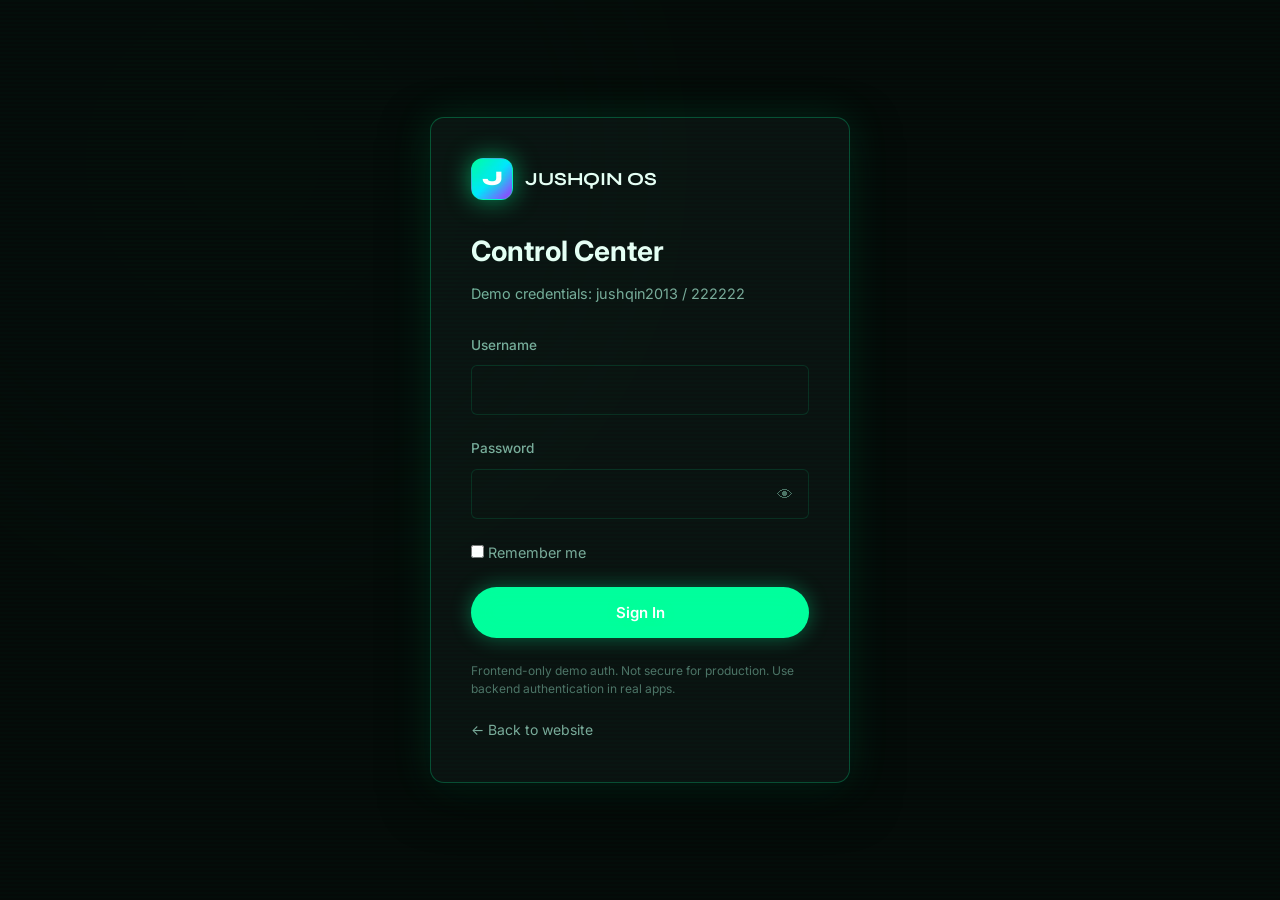
<file: JUSHQIN-DIGITAL/admin/login.html>
<!DOCTYPE html>
<html lang="uz">
<head>
  <meta charset="UTF-8">
  <meta name="viewport" content="width=device-width, initial-scale=1.0">
  <title>Admin Login — JUSHQIN DIGITAL</title>
  <link rel="stylesheet" href="../css/variables.css">
  <link rel="stylesheet" href="../css/global.css">
  <link rel="stylesheet" href="../css/login.css">
</head>
<body class="login-page">
  <div class="login-wrap">
    <div class="login-card">
      <div class="login-logo">
        <span class="logo-mark">J</span>
        <span>JUSHQIN OS</span>
      </div>
      <h1>Control Center</h1>
      <p class="text-muted">Demo credentials: jushqin2013 / 222222</p>
      <form id="login-form">
        <div class="form-group">
          <label class="form-label" for="username">Username</label>
          <input class="form-input" type="text" id="username" name="username" required autocomplete="username">
        </div>
        <div class="form-group">
          <label class="form-label" for="password">Password</label>
          <div class="password-wrap">
            <input class="form-input" type="password" id="password" name="password" required autocomplete="current-password">
            <button type="button" class="toggle-pass" id="toggle-pass" aria-label="Show password">👁</button>
          </div>
        </div>
        <div class="form-group remember-row">
          <label><input type="checkbox" id="remember"> Remember me</label>
        </div>
        <button type="submit" class="btn btn-primary" id="login-btn" style="width:100%">Sign In</button>
        <div id="login-error" class="login-error"></div>
      </form>
      <p class="login-note">Frontend-only demo auth. Not secure for production. Use backend authentication in real apps.</p>
      <a href="../index.html" class="back-link">← Back to website</a>
    </div>
  </div>
  <script src="../js/storage.js"></script>
  <script src="../js/auth.js"></script>
</body>
</html>
</file>
<file: JUSHQIN-DIGITAL/css/variables.css>
:root {
  /* JUSHQIN OS — HACKER / NEON */
  --bg-deep: #020403;
  --bg-primary: #050a08;
  --bg-secondary: #0a1210;
  --bg-tertiary: #0f1a16;
  --bg-card: #0c1612;
  --bg-elevated: #12201a;
  --bg-glass: rgba(5, 16, 12, 0.88);

  --accent: #00ff9d;
  --accent-primary: #00ff9d;
  --accent-bright: #39ffb4;
  --accent-primary-hover: #39ffb4;
  --accent-dim: #00b36e;
  --cyan: #00e5ff;
  --accent-secondary: #00e5ff;
  --cyan-bright: #67f0ff;
  --accent-secondary-hover: #67f0ff;
  --neon-pink: #ff2d95;
  --neon-purple: #b026ff;

  --gradient-main: linear-gradient(135deg, #00ff9d 0%, #00e5ff 50%, #b026ff 100%);
  --accent-gradient: linear-gradient(135deg, #00ff9d 0%, #00e5ff 100%);
  --gradient-soft: linear-gradient(135deg, rgba(0,255,157,0.15) 0%, rgba(0,229,255,0.1) 100%);
  --gradient-text: linear-gradient(120deg, #00ff9d 0%, #00e5ff 45%, #ffffff 100%);
  --gradient-hero: radial-gradient(ellipse 70% 50% at 80% 10%, rgba(0,255,157,0.18), transparent 55%),
                   radial-gradient(ellipse 50% 40% at 10% 80%, rgba(0,229,255,0.12), transparent 50%),
                   radial-gradient(ellipse 40% 30% at 50% 50%, rgba(176,38,255,0.08), transparent 60%);

  --text: #e8fff5;
  --text-primary: #e8fff5;
  --text-secondary: #7aab9a;
  --text-muted: #4d7366;
  --text-dim: #3a554c;

  --border: rgba(0, 255, 157, 0.12);
  --border-color: rgba(0, 255, 157, 0.12);
  --border-strong: rgba(0, 255, 157, 0.28);
  --border-accent: rgba(0, 255, 157, 0.55);

  --success: #00ff9d;
  --warning: #ffcc00;
  --error: #ff3366;
  --info: #00e5ff;

  --font-display: 'Syne', 'Orbitron', system-ui, sans-serif;
  --font-body: 'Inter', 'Rajdhani', system-ui, sans-serif;
  --font-mono: 'JetBrains Mono', 'Fira Code', 'Courier New', monospace;

  --radius-sm: 4px;
  --radius-md: 6px;
  --radius-lg: 10px;
  --radius-xl: 14px;
  --radius-2xl: 20px;
  --radius-full: 9999px;

  --shadow-sm: 0 0 12px rgba(0,255,157,0.08);
  --shadow-md: 0 0 24px rgba(0,255,157,0.12), 0 8px 32px rgba(0,0,0,0.5);
  --shadow-lg: 0 0 40px rgba(0,255,157,0.15), 0 16px 48px rgba(0,0,0,0.6);
  --shadow-glow: 0 0 30px rgba(0,255,157,0.45), 0 0 60px rgba(0,255,157,0.2);
  --accent-glow: 0 0 30px rgba(0,255,157,0.45), 0 0 60px rgba(0,255,157,0.2);

  --ease: cubic-bezier(0.22, 1, 0.36, 1);
  --ease-out: cubic-bezier(0.16, 1, 0.3, 1);
  --t-fast: 0.15s var(--ease);
  --t-base: 0.3s var(--ease);
  --t-slow: 0.55s var(--ease-out);
  --transition-fast: 0.15s cubic-bezier(0.22, 1, 0.36, 1);
  --transition-base: 0.3s cubic-bezier(0.22, 1, 0.36, 1);
  --transition-slow: 0.55s cubic-bezier(0.16, 1, 0.3, 1);

  --container: 1140px;
  --container-max: 1140px;
  --header-h: 68px;
  --header-height: 68px;
  --sidebar-w: 250px;
  --sidebar-width: 250px;

  --noise: 0.05;
  --noise-opacity: 0.05;
}

[data-theme="light"] {
  --bg-deep: #e8f5f0;
  --bg-primary: #f0faf6;
  --bg-secondary: #ffffff;
  --bg-tertiary: #d4ebe2;
  --bg-card: #ffffff;
  --bg-elevated: #ffffff;
  --bg-glass: rgba(255,255,255,0.92);
  --text: #0a1f18;
  --text-primary: #0a1f18;
  --text-secondary: #2d5a48;
  --text-muted: #4a7a66;
  --border: rgba(0, 150, 100, 0.15);
  --border-color: rgba(0, 150, 100, 0.15);
  --border-strong: rgba(0, 150, 100, 0.3);
  --shadow-glow: 0 0 24px rgba(0,180,120,0.2);
  --noise: 0.02;
}
</file>
<file: JUSHQIN-DIGITAL/css/global.css>
@import url('https://fonts.googleapis.com/css2?family=Inter:wght@300;400;500;600;700&family=Syne:wght@500;600;700;800&display=swap');

*, *::before, *::after { box-sizing: border-box; margin: 0; padding: 0; }

html {
  scroll-behavior: smooth;
  font-size: 16px;
  -webkit-text-size-adjust: 100%;
}

body {
  font-family: var(--font-body);
  background: var(--bg-primary);
  color: var(--text);
  line-height: 1.65;
  min-height: 100vh;
  overflow-x: hidden;
  -webkit-font-smoothing: antialiased;
}

body::before {
  content: '';
  position: fixed;
  inset: 0;
  background-image: url("data:image/svg+xml,%3Csvg viewBox='0 0 256 256' xmlns='http://www.w3.org/2000/svg'%3E%3Cfilter id='n'%3E%3CfeTurbulence type='fractalNoise' baseFrequency='0.9' numOctaves='4' stitchTiles='stitch'/%3E%3C/filter%3E%3Crect width='100%25' height='100%25' filter='url(%23n)'/%3E%3C/svg%3E");
  opacity: var(--noise);
  pointer-events: none;
  z-index: 9998;
  mix-blend-mode: overlay;
}

img { max-width: 100%; height: auto; display: block; }
a { color: inherit; text-decoration: none; transition: color var(--t-fast); }
button { font-family: inherit; cursor: pointer; border: none; background: none; color: inherit; }
ul, ol { list-style: none; }

.container {
  width: 100%;
  max-width: var(--container);
  margin: 0 auto;
  padding: 0 28px;
}

.display-xl {
  font-family: var(--font-display);
  font-size: clamp(2rem, 5.5vw, 3.75rem);
  font-weight: 800;
  line-height: 0.92;
  letter-spacing: -0.035em;
}

.display-lg {
  font-family: var(--font-display);
  font-size: clamp(1.75rem, 4vw, 2.75rem);
  font-weight: 700;
  line-height: 1.02;
  letter-spacing: -0.025em;
}

.display-md {
  font-family: var(--font-display);
  font-size: clamp(1.35rem, 2.5vw, 1.9rem);
  font-weight: 700;
  line-height: 1.12;
  letter-spacing: -0.02em;
}

.heading-lg {
  font-size: clamp(1.3rem, 2.2vw, 1.75rem);
  font-weight: 600;
  line-height: 1.3;
}

.text-lg { font-size: 1.125rem; line-height: 1.75; }
.text-muted { color: var(--text-secondary); }

.gradient-text {
  background: var(--gradient-text);
  -webkit-background-clip: text;
  -webkit-text-fill-color: transparent;
  background-clip: text;
}

.btn {
  display: inline-flex;
  align-items: center;
  justify-content: center;
  gap: 10px;
  padding: 15px 32px;
  font-size: 0.9375rem;
  font-weight: 600;
  border-radius: var(--radius-full);
  transition: all var(--t-base);
  position: relative;
  overflow: hidden;
  white-space: nowrap;
}

.btn::after {
  content: '';
  position: absolute;
  inset: 0;
  background: linear-gradient(120deg, transparent 30%, rgba(255,255,255,0.12) 50%, transparent 70%);
  transform: translateX(-100%);
  transition: transform 0.6s var(--ease);
}

.btn:hover::after { transform: translateX(100%); }

.btn-primary {
  background: var(--accent);
  color: #fff;
  box-shadow: var(--shadow-glow);
}

.btn-primary:hover {
  background: var(--accent-bright);
  transform: translateY(-3px);
  box-shadow: 0 8px 40px rgba(124,58,237,0.55);
}

.btn-secondary {
  background: transparent;
  color: var(--text);
  border: 1px solid var(--border-strong);
}

.btn-secondary:hover {
  border-color: var(--accent);
  background: rgba(124,58,237,0.1);
  color: var(--cyan);
  transform: translateY(-2px);
}

.btn-ghost {
  background: transparent;
  color: var(--text-secondary);
  padding: 10px 16px;
}
.btn-ghost:hover { color: var(--text); }
.btn-sm { padding: 11px 22px; font-size: 0.875rem; }

.site-header {
  position: fixed;
  top: 0; left: 0; right: 0;
  height: var(--header-h);
  z-index: 1000;
  transition: all var(--t-base);
}

.site-header.scrolled {
  background: var(--bg-glass);
  backdrop-filter: blur(20px) saturate(1.4);
  border-bottom: 1px solid var(--border);
  box-shadow: 0 4px 30px rgba(0,0,0,0.25);
}

.header-inner {
  display: flex;
  align-items: center;
  justify-content: space-between;
  height: 100%;
}

.logo {
  display: flex;
  align-items: center;
  gap: 14px;
  font-family: var(--font-display);
  font-weight: 700;
  font-size: 1.2rem;
  letter-spacing: -0.02em;
}

.logo-mark {
  width: 42px;
  height: 42px;
  border-radius: 12px;
  background: var(--gradient-main);
  display: flex;
  align-items: center;
  justify-content: center;
  font-weight: 800;
  font-size: 1.3rem;
  color: #fff;
  box-shadow: var(--shadow-glow);
  transition: transform var(--t-base);
}

.logo:hover .logo-mark { transform: rotate(-8deg) scale(1.05); }

.nav-links {
  display: flex;
  align-items: center;
  gap: 4px;
}

.nav-links a {
  padding: 10px 18px;
  font-size: 0.9375rem;
  font-weight: 500;
  color: var(--text-secondary);
  border-radius: var(--radius-full);
  transition: all var(--t-fast);
  position: relative;
}

.nav-links a:hover,
.nav-links a.active {
  color: var(--text);
  background: rgba(124,58,237,0.12);
}

.nav-links a.active::after {
  content: '';
  position: absolute;
  bottom: 6px;
  left: 50%;
  transform: translateX(-50%);
  width: 4px;
  height: 4px;
  border-radius: 50%;
  background: var(--cyan);
}

.nav-toggle {
  display: none;
  width: 46px;
  height: 46px;
  align-items: center;
  justify-content: center;
  color: var(--text);
  border-radius: 12px;
}

.site-footer {
  padding: 100px 0 48px;
  border-top: 1px solid var(--border);
  margin-top: 140px;
  background: linear-gradient(to top, var(--bg-deep), transparent);
}

.footer-grid {
  display: grid;
  grid-template-columns: 2fr 1fr 1fr 1fr;
  gap: 56px;
  margin-bottom: 72px;
}

.footer-brand p {
  color: var(--text-secondary);
  margin-top: 18px;
  max-width: 300px;
  font-size: 0.95rem;
}

.footer-col h4 {
  font-size: 0.75rem;
  font-weight: 600;
  text-transform: uppercase;
  letter-spacing: 0.1em;
  color: var(--text-muted);
  margin-bottom: 22px;
}

.footer-col a {
  display: block;
  color: var(--text-secondary);
  padding: 7px 0;
  font-size: 0.95rem;
  transition: all var(--t-fast);
}

.footer-col a:hover {
  color: var(--cyan);
  transform: translateX(4px);
}

.footer-bottom {
  display: flex;
  justify-content: space-between;
  align-items: center;
  padding-top: 36px;
  border-top: 1px solid var(--border);
  font-size: 0.85rem;
  color: var(--text-muted);
}

.section { padding: 110px 0; }

.section-label {
  display: inline-flex;
  align-items: center;
  gap: 10px;
  font-size: 0.72rem;
  font-weight: 600;
  text-transform: uppercase;
  letter-spacing: 0.14em;
  color: var(--cyan);
  margin-bottom: 16px;
}

.section-label::before {
  content: '';
  width: 24px;
  height: 1px;
  background: var(--cyan);
}

.card {
  background: var(--bg-card);
  border: 1px solid var(--border);
  border-radius: var(--radius-lg);
  overflow: hidden;
  transition: all var(--t-base);
}

.card:hover {
  border-color: var(--border-accent);
  transform: translateY(-6px);
  box-shadow: var(--shadow-md);
}

.form-group { margin-bottom: 22px; }

.form-label {
  display: block;
  font-size: 0.85rem;
  font-weight: 500;
  color: var(--text-secondary);
  margin-bottom: 9px;
}

.form-input,
.form-textarea,
.form-select {
  width: 100%;
  padding: 15px 18px;
  background: var(--bg-secondary);
  border: 1px solid var(--border);
  border-radius: var(--radius-md);
  color: var(--text);
  font-size: 1rem;
  transition: all var(--t-fast);
}

.form-input:focus,
.form-textarea:focus,
.form-select:focus {
  outline: none;
  border-color: var(--accent);
  box-shadow: 0 0 0 4px rgba(124,58,237,0.18);
  background: var(--bg-tertiary);
}

.form-textarea { min-height: 150px; resize: vertical; }

.form-error {
  color: var(--error);
  font-size: 0.8rem;
  margin-top: 7px;
}

.toast-container {
  position: fixed;
  bottom: 28px;
  right: 28px;
  z-index: 10000;
  display: flex;
  flex-direction: column;
  gap: 12px;
}

.toast {
  padding: 16px 22px;
  background: var(--bg-elevated);
  border: 1px solid var(--border-strong);
  border-radius: var(--radius-md);
  box-shadow: var(--shadow-lg);
  display: flex;
  align-items: center;
  gap: 12px;
  animation: toastIn 0.4s var(--ease);
  max-width: 380px;
  font-size: 0.925rem;
}

.toast.success { border-left: 3px solid var(--success); }
.toast.error { border-left: 3px solid var(--error); }
.toast.info { border-left: 3px solid var(--info); }

@keyframes toastIn {
  from { opacity: 0; transform: translateY(20px) scale(0.96); }
  to { opacity: 1; transform: translateY(0) scale(1); }
}

.modal-overlay {
  position: fixed;
  inset: 0;
  background: rgba(0,0,0,0.75);
  backdrop-filter: blur(12px);
  z-index: 9000;
  display: flex;
  align-items: center;
  justify-content: center;
  padding: 24px;
  opacity: 0;
  visibility: hidden;
  transition: all var(--t-base);
}

.modal-overlay.active {
  opacity: 1;
  visibility: visible;
}

.modal {
  background: var(--bg-secondary);
  border: 1px solid var(--border-strong);
  border-radius: var(--radius-xl);
  max-width: 740px;
  width: 100%;
  max-height: 88vh;
  overflow-y: auto;
  transform: scale(0.94) translateY(24px);
  transition: transform var(--t-base);
  box-shadow: var(--shadow-lg);
}

.modal-overlay.active .modal {
  transform: scale(1) translateY(0);
}

.modal-header {
  display: flex;
  justify-content: space-between;
  align-items: center;
  padding: 24px 28px;
  border-bottom: 1px solid var(--border);
}

.modal-body { padding: 28px; }

.modal-close {
  width: 38px;
  height: 38px;
  border-radius: 50%;
  display: flex;
  align-items: center;
  justify-content: center;
  color: var(--text-secondary);
  transition: all var(--t-fast);
  font-size: 1.1rem;
}

.modal-close:hover {
  background: var(--bg-tertiary);
  color: var(--text);
}

.scroll-progress {
  position: fixed;
  top: 0; left: 0;
  height: 3px;
  background: var(--gradient-main);
  z-index: 10001;
  width: 0%;
  transition: width 0.08s linear;
}

.reveal {
  opacity: 0;
  transform: translateY(40px);
  transition: opacity 0.85s var(--ease-out), transform 0.85s var(--ease-out);
}

.reveal.visible {
  opacity: 1;
  transform: translateY(0);
}

.reveal-delay-1 { transition-delay: 0.1s; }
.reveal-delay-2 { transition-delay: 0.2s; }
.reveal-delay-3 { transition-delay: 0.3s; }

.text-center { text-align: center; }
.flex { display: flex; }
.items-center { align-items: center; }
.justify-between { justify-content: space-between; }
.gap-2 { gap: 8px; }
.gap-3 { gap: 12px; }
.gap-4 { gap: 16px; }
.mt-4 { margin-top: 16px; }
.mt-6 { margin-top: 24px; }
.mt-8 { margin-top: 32px; }
.mb-4 { margin-bottom: 16px; }
.mb-6 { margin-bottom: 24px; }
.mb-8 { margin-bottom: 32px; }


/* Header controls: lang + theme */
.header-controls {
  display: flex;
  align-items: center;
  gap: 8px;
  margin-left: 12px;
}

.lang-switch {
  display: flex;
  gap: 2px;
  background: var(--bg-secondary);
  border: 1px solid var(--border);
  border-radius: var(--radius-full);
  padding: 3px;
}

.lang-btn {
  padding: 5px 10px;
  font-size: 0.72rem;
  font-weight: 600;
  letter-spacing: 0.04em;
  color: var(--text-muted);
  border-radius: var(--radius-full);
  transition: all var(--t-fast);
}

.lang-btn:hover { color: var(--text); }
.lang-btn.active {
  background: var(--accent);
  color: #fff;
}

.theme-btn {
  width: 34px;
  height: 34px;
  border-radius: 50%;
  display: flex;
  align-items: center;
  justify-content: center;
  border: 1px solid var(--border);
  background: var(--bg-secondary);
  font-size: 0.95rem;
  transition: all var(--t-fast);
}

.theme-btn:hover {
  border-color: var(--accent);
  background: rgba(139,92,246,0.12);
}

.admin-link-top {
  font-size: 0.75rem;
  font-weight: 600;
  padding: 6px 12px;
  border-radius: var(--radius-full);
  border: 1px solid var(--border);
  color: var(--text-muted);
  transition: all var(--t-fast);
  letter-spacing: 0.03em;
}

.admin-link-top:hover {
  color: var(--cyan);
  border-color: var(--accent);
}

@media (max-width: 900px) {
  .header-controls { gap: 6px; }
  .lang-btn { padding: 4px 8px; font-size: 0.68rem; }
  .admin-link-top { display: none; }
}


/* === HACKER / NEON LAYER === */
body::after {
  content: '';
  position: fixed;
  inset: 0;
  background: repeating-linear-gradient(
    0deg,
    transparent,
    transparent 2px,
    rgba(0, 255, 157, 0.015) 2px,
    rgba(0, 255, 157, 0.015) 4px
  );
  pointer-events: none;
  z-index: 9997;
}

.logo-mark {
  box-shadow: 0 0 20px rgba(0,255,157,0.5), 0 0 40px rgba(0,255,157,0.25) !important;
  border: 1px solid rgba(0,255,157,0.4);
  text-shadow: 0 0 10px rgba(0,255,157,0.8);
}

.btn-primary {
  box-shadow: 0 0 20px rgba(0,255,157,0.35), inset 0 0 20px rgba(0,255,157,0.1) !important;
  border: 1px solid rgba(0,255,157,0.5);
  text-shadow: 0 0 8px rgba(0,255,157,0.5);
}

.btn-primary:hover {
  box-shadow: 0 0 35px rgba(0,255,157,0.55), 0 0 60px rgba(0,255,157,0.25) !important;
}

.btn-secondary {
  border-color: rgba(0,255,157,0.3) !important;
}

.btn-secondary:hover {
  box-shadow: 0 0 20px rgba(0,229,255,0.25);
  border-color: var(--cyan) !important;
}

.site-header.scrolled {
  border-bottom-color: rgba(0,255,157,0.2) !important;
  box-shadow: 0 4px 30px rgba(0,0,0,0.5), 0 0 20px rgba(0,255,157,0.05);
}

.nav-links a.active {
  color: var(--accent) !important;
  text-shadow: 0 0 12px rgba(0,255,157,0.6);
}

.nav-links a.active::after {
  background: var(--accent) !important;
  box-shadow: 0 0 8px var(--accent);
}

.section-label {
  color: var(--accent) !important;
  font-family: var(--font-mono);
  text-shadow: 0 0 10px rgba(0,255,157,0.4);
}

.section-label::before {
  background: var(--accent) !important;
  box-shadow: 0 0 6px var(--accent);
}

.card, .project-card, .skill-chip, .project-item, .project-featured {
  border-color: rgba(0,255,157,0.15) !important;
}

.card:hover, .project-card:hover, .skill-chip:hover, .project-item:hover {
  border-color: rgba(0,255,157,0.45) !important;
  box-shadow: 0 0 30px rgba(0,255,157,0.12), 0 8px 32px rgba(0,0,0,0.4) !important;
}

.form-input:focus, .form-textarea:focus, .form-select:focus {
  border-color: var(--accent) !important;
  box-shadow: 0 0 0 3px rgba(0,255,157,0.15), 0 0 20px rgba(0,255,157,0.1) !important;
}

.lang-btn.active {
  background: var(--accent) !important;
  color: #000 !important;
  box-shadow: 0 0 15px rgba(0,255,157,0.5);
}

.scroll-progress {
  box-shadow: 0 0 10px var(--accent);
}

.gradient-text, .display-xl {
  text-shadow: 0 0 40px rgba(0,255,157,0.25);
}

/* Terminal-style mono labels */
.project-cat, .skill-level, .tl-year, .info-label {
  font-family: var(--font-mono) !important;
  color: var(--cyan) !important;
  text-shadow: 0 0 8px rgba(0,229,255,0.4);
}
</file>
<file: JUSHQIN-DIGITAL/css/home.css>
/* === HERO — Ultra Cinematic === */
.hero {
  min-height: 100vh;
  display: flex;
  align-items: center;
  position: relative;
  padding: 140px 0 120px;
  overflow: hidden;
}

.hero-bg {
  position: absolute;
  inset: 0;
  pointer-events: none;
  background: var(--gradient-hero);
}

.hero-orb {
  position: absolute;
  border-radius: 50%;
  filter: blur(110px);
  opacity: 0.48;
  will-change: transform;
}

.hero-orb-1 {
  width: 680px; height: 680px;
  background: var(--accent);
  top: -18%; right: -10%;
  animation: floatOrb 16s ease-in-out infinite;
}

.hero-orb-2 {
  width: 460px; height: 460px;
  background: var(--cyan);
  bottom: 0%; left: -12%;
  animation: floatOrb 20s ease-in-out infinite reverse;
  opacity: 0.32;
}

.hero-orb-3 {
  width: 300px; height: 300px;
  background: var(--accent-bright);
  top: 45%; left: 42%;
  animation: floatOrb 24s ease-in-out infinite;
  opacity: 0.18;
}

.hero-grid {
  position: absolute;
  inset: 0;
  background-image:
    linear-gradient(rgba(124,58,237,0.035) 1px, transparent 1px),
    linear-gradient(90deg, rgba(124,58,237,0.035) 1px, transparent 1px);
  background-size: 80px 80px;
  mask-image: radial-gradient(ellipse 75% 65% at 55% 35%, black 10%, transparent 68%);
}

.hero-lines {
  position: absolute;
  inset: 0;
  overflow: hidden;
  opacity: 0.4;
}

.hero-lines span {
  position: absolute;
  width: 1px;
  height: 100%;
  background: linear-gradient(to bottom, transparent, rgba(124,58,237,0.25), transparent);
  animation: lineMove 8s linear infinite;
}

.hero-lines span:nth-child(1) { left: 15%; animation-delay: 0s; }
.hero-lines span:nth-child(2) { left: 35%; animation-delay: -2s; }
.hero-lines span:nth-child(3) { left: 55%; animation-delay: -4s; }
.hero-lines span:nth-child(4) { left: 75%; animation-delay: -6s; }
.hero-lines span:nth-child(5) { left: 90%; animation-delay: -1s; }

@keyframes lineMove {
  0% { transform: translateY(-100%); opacity: 0; }
  20% { opacity: 1; }
  80% { opacity: 1; }
  100% { transform: translateY(100%); opacity: 0; }
}

@keyframes floatOrb {
  0%, 100% { transform: translate(0, 0) scale(1); }
  33% { transform: translate(35px, -45px) scale(1.06); }
  66% { transform: translate(-25px, 25px) scale(0.96); }
}

.hero-content {
  display: grid;
  grid-template-columns: 1.3fr 0.8fr;
  gap: 60px;
  align-items: center;
  position: relative;
  z-index: 2;
}

.hero-text .section-label {
  margin-bottom: 20px;
}

.hero-text .display-xl {
  margin: 0 0 28px;
  background: var(--gradient-text);
  -webkit-background-clip: text;
  -webkit-text-fill-color: transparent;
  background-clip: text;
}

.hero-sub {
  margin-bottom: 24px;
  font-weight: 500;
  letter-spacing: 0.03em;
  font-size: 1.05rem;
}

.hero-intro {
  max-width: 520px;
  margin-bottom: 42px;
  font-size: 1.08rem;
  line-height: 1.85;
  color: var(--text-secondary);
}

.hero-actions {
  display: flex;
  flex-wrap: wrap;
  gap: 14px;
  margin-bottom: 52px;
}

.hero-socials {
  display: flex;
  gap: 32px;
  align-items: center;
}

.hero-socials a {
  font-size: 0.78rem;
  font-weight: 600;
  color: var(--text-muted);
  letter-spacing: 0.1em;
  text-transform: uppercase;
  position: relative;
  padding-bottom: 5px;
  transition: color var(--t-fast);
}

.hero-socials a::after {
  content: '';
  position: absolute;
  bottom: 0; left: 0;
  width: 0; height: 1.5px;
  background: var(--gradient-main);
  transition: width var(--t-base);
}

.hero-socials a:hover { color: var(--cyan); }
.hero-socials a:hover::after { width: 100%; }

.hero-visual {
  display: flex;
  justify-content: center;
  position: relative;
}

.hero-portrait {
  position: relative;
  width: min(280px, 100%);
}

.hero-portrait::before {
  content: '';
  position: absolute;
  inset: -12px;
  border-radius: calc(var(--radius-xl) + 8px);
  border: 1px solid var(--border-accent);
  opacity: 0.5;
  animation: borderPulse 5s ease-in-out infinite;
}

@keyframes borderPulse {
  0%, 100% { opacity: 0.35; transform: scale(1); }
  50% { opacity: 0.7; transform: scale(1.015); }
}

.hero-portrait img {
  width: 100%;
  aspect-ratio: 4/5;
  object-fit: cover;
  border-radius: var(--radius-xl);
  border: 1px solid var(--border-strong);
  box-shadow: var(--shadow-lg), 0 0 120px rgba(124,58,237,0.22);
  transition: transform var(--t-slow);
  position: relative;
  z-index: 1;
}

.hero-portrait:hover img { transform: scale(1.025); }

.hero-monogram {
  position: absolute;
  bottom: -28px;
  right: -28px;
  width: 72px;
  height: 72px;
  background: var(--gradient-main);
  border-radius: 28px;
  display: flex;
  align-items: center;
  justify-content: center;
  font-family: var(--font-display);
  font-size: 2rem;
  font-weight: 800;
  color: white;
  box-shadow: var(--shadow-glow);
  z-index: 2;
  animation: pulseGlow 4.5s ease-in-out infinite;
}

@keyframes pulseGlow {
  0%, 100% { box-shadow: 0 0 40px rgba(124,58,237,0.4); }
  50% { box-shadow: 0 0 80px rgba(124,58,237,0.7); }
}

.hero-badge {
  position: absolute;
  top: 28px;
  left: -28px;
  background: var(--bg-elevated);
  border: 1px solid var(--border-strong);
  padding: 11px 20px;
  border-radius: var(--radius-full);
  font-size: 0.78rem;
  font-weight: 600;
  color: var(--cyan);
  box-shadow: var(--shadow-md);
  backdrop-filter: blur(16px);
  z-index: 3;
  display: flex;
  align-items: center;
  gap: 8px;
}

.hero-badge::before {
  content: '';
  width: 8px; height: 8px;
  border-radius: 50%;
  background: var(--success);
  box-shadow: 0 0 10px var(--success);
  animation: blink 2s ease-in-out infinite;
}

@keyframes blink {
  0%, 100% { opacity: 1; }
  50% { opacity: 0.4; }
}

.scroll-indicator {
  position: absolute;
  bottom: 44px;
  left: 50%;
  transform: translateX(-50%);
  display: flex;
  flex-direction: column;
  align-items: center;
  gap: 12px;
  font-size: 0.65rem;
  text-transform: uppercase;
  letter-spacing: 0.2em;
  color: var(--text-muted);
  z-index: 2;
}

.scroll-line {
  width: 1px;
  height: 60px;
  background: linear-gradient(to bottom, var(--accent), transparent);
  animation: scrollPulse 2.4s ease-in-out infinite;
}

@keyframes scrollPulse {
  0%, 100% { opacity: 0.3; transform: scaleY(0.6); }
  50% { opacity: 1; transform: scaleY(1); }
}

/* === Selected Projects === */
.selected-projects .section-header {
  display: flex;
  justify-content: space-between;
  align-items: flex-end;
  flex-wrap: wrap;
  gap: 24px;
  margin-bottom: 56px;
}

.featured-grid {
  display: grid;
  grid-template-columns: repeat(3, 1fr);
  gap: 28px;
}

.project-card {
  background: var(--bg-card);
  border: 1px solid var(--border);
  border-radius: var(--radius-lg);
  overflow: hidden;
  transition: all var(--t-base);
  position: relative;
}

.project-card:hover {
  border-color: var(--border-accent);
  transform: translateY(-8px);
  box-shadow: var(--shadow-md), 0 0 40px rgba(124,58,237,0.12);
}

.project-card-image {
  aspect-ratio: 16/10;
  overflow: hidden;
  background: var(--bg-tertiary);
  position: relative;
}

.project-card-image::after {
  content: '';
  position: absolute;
  inset: 0;
  background: linear-gradient(to top, rgba(8,11,20,0.85) 0%, transparent 55%);
  opacity: 0;
  transition: opacity var(--t-base);
}

.project-card:hover .project-card-image::after { opacity: 1; }

.project-card-image img {
  width: 100%;
  height: 100%;
  object-fit: cover;
  transition: transform 0.8s var(--ease);
}

.project-card:hover .project-card-image img {
  transform: scale(1.1);
}

.project-card-body {
  padding: 26px 26px 28px;
}

.project-cat {
  font-size: 0.7rem;
  font-weight: 600;
  text-transform: uppercase;
  letter-spacing: 0.12em;
  color: var(--cyan);
}

.project-card-body h3 {
  margin: 10px 0 12px;
  font-size: 1.28rem;
  font-weight: 600;
  letter-spacing: -0.01em;
}

.project-card-body p {
  font-size: 0.9rem;
  color: var(--text-secondary);
  line-height: 1.65;
}

.project-card-link {
  display: block;
  color: inherit;
}

/* === About Preview === */
.about-preview {
  position: relative;
}

.about-preview::before {
  content: '';
  position: absolute;
  top: 0; left: 0; right: 0;
  height: 1px;
  background: linear-gradient(90deg, transparent, var(--border-accent), transparent);
}

.about-preview-grid {
  display: grid;
  grid-template-columns: 1.1fr 0.9fr;
  gap: 80px;
  align-items: center;
}

.about-preview-text .display-md {
  margin-bottom: 24px;
}

.about-preview-text p {
  font-size: 1.1rem;
  line-height: 1.85;
  max-width: 480px;
}

.about-img {
  width: 100%;
  aspect-ratio: 4/5;
  object-fit: cover;
  border-radius: var(--radius-xl);
  border: 1px solid var(--border);
  box-shadow: var(--shadow-lg);
  transition: transform var(--t-slow);
}

.about-preview-image:hover .about-img {
  transform: scale(1.02);
}

/* === Skills Overview === */
.skills-overview-grid {
  display: grid;
  grid-template-columns: repeat(3, 1fr);
  gap: 16px;
}

.skill-chip {
  display: flex;
  justify-content: space-between;
  align-items: center;
  padding: 24px 28px;
  background: var(--bg-card);
  border: 1px solid var(--border);
  border-radius: var(--radius-md);
  transition: all var(--t-base);
  position: relative;
  overflow: hidden;
}

.skill-chip::before {
  content: '';
  position: absolute;
  left: 0; top: 0; bottom: 0;
  width: 3px;
  background: var(--gradient-main);
  opacity: 0;
  transition: opacity var(--t-fast);
}

.skill-chip::after {
  content: '';
  position: absolute;
  inset: 0;
  background: var(--gradient-soft);
  opacity: 0;
  transition: opacity var(--t-base);
}

.skill-chip:hover {
  border-color: var(--border-accent);
  transform: translateX(8px);
}

.skill-chip:hover::before,
.skill-chip:hover::after { opacity: 1; }

.skill-name {
  font-weight: 600;
  font-size: 1.05rem;
  position: relative;
  z-index: 1;
}

.skill-level {
  font-family: var(--font-mono);
  font-size: 0.9rem;
  color: var(--cyan);
  font-weight: 500;
  position: relative;
  z-index: 1;
}

/* === CTA === */
.cta-section {
  background: var(--bg-secondary);
  border-radius: var(--radius-2xl);
  margin: 0 28px;
  max-width: calc(var(--container) + 56px);
  margin-left: auto;
  margin-right: auto;
  border: 1px solid var(--border);
  position: relative;
  overflow: hidden;
}

.cta-section::before {
  content: '';
  position: absolute;
  top: -60%;
  left: -30%;
  width: 70%;
  height: 220%;
  background: radial-gradient(circle, rgba(124,58,237,0.18), transparent 55%);
  pointer-events: none;
}

.cta-section::after {
  content: '';
  position: absolute;
  bottom: -40%;
  right: -20%;
  width: 50%;
  height: 160%;
  background: radial-gradient(circle, rgba(34,211,238,0.1), transparent 50%);
  pointer-events: none;
}

.cta-section .container {
  position: relative;
  z-index: 1;
}

/* === Marquee strip === */
.marquee-section {
  padding: 40px 0;
  border-top: 1px solid var(--border);
  border-bottom: 1px solid var(--border);
  overflow: hidden;
  background: var(--bg-secondary);
}

.marquee-track {
  display: flex;
  gap: 48px;
  width: max-content;
  animation: marquee 28s linear infinite;
}

.marquee-track span {
  font-family: var(--font-display);
  font-size: 1.4rem;
  font-weight: 700;
  letter-spacing: -0.02em;
  color: var(--text-muted);
  white-space: nowrap;
  opacity: 0.55;
}

.marquee-track span em {
  font-style: normal;
  color: var(--accent-bright);
  opacity: 1;
}

@keyframes marquee {
  0% { transform: translateX(0); }
  100% { transform: translateX(-50%); }
}

@media (max-width: 1024px) {
  .hero-content {
    grid-template-columns: 1fr;
    text-align: center;
    gap: 52px;
  }
  .hero-visual { order: -1; }
  .hero-intro { margin-left: auto; margin-right: auto; }
  .hero-actions { justify-content: center; }
  .hero-socials { justify-content: center; }
  .featured-grid { grid-template-columns: 1fr 1fr; }
  .about-preview-grid { grid-template-columns: 1fr; gap: 40px; }
  .skills-overview-grid { grid-template-columns: 1fr 1fr; }
  .hero-badge { left: 0; }
}

@media (max-width: 640px) {
  .featured-grid { grid-template-columns: 1fr; }
  .skills-overview-grid { grid-template-columns: 1fr; }
  .hero-monogram {
    width: 80px; height: 80px;
    font-size: 2.1rem;
    bottom: -16px; right: -16px;
  }
  .hero-actions { flex-direction: column; }
  .btn { width: 100%; }
}


/* Hacker neon hero extras */
.hero-monogram {
  border: 1px solid rgba(0,255,157,0.6) !important;
  text-shadow: 0 0 15px rgba(0,255,157,0.9);
  animation: neonPulse 2.5s ease-in-out infinite !important;
}

@keyframes neonPulse {
  0%, 100% { box-shadow: 0 0 20px rgba(0,255,157,0.5), 0 0 40px rgba(0,255,157,0.25); }
  50% { box-shadow: 0 0 35px rgba(0,255,157,0.8), 0 0 70px rgba(0,255,157,0.4), 0 0 100px rgba(0,229,255,0.2); }
}

.hero-badge {
  border-color: rgba(0,255,157,0.4) !important;
  color: var(--accent) !important;
  font-family: var(--font-mono);
  text-shadow: 0 0 8px rgba(0,255,157,0.5);
  box-shadow: 0 0 20px rgba(0,255,157,0.15);
}

.hero-badge::before {
  background: var(--accent) !important;
  box-shadow: 0 0 10px var(--accent), 0 0 20px var(--accent) !important;
}

.hero-socials a:hover {
  color: var(--accent) !important;
  text-shadow: 0 0 10px rgba(0,255,157,0.6);
}

.hero-portrait::before {
  border-color: rgba(0,255,157,0.35) !important;
  box-shadow: 0 0 30px rgba(0,255,157,0.1);
}

.marquee-track span {
  color: rgba(0,255,157,0.35) !important;
  font-family: var(--font-mono);
}

.marquee-track span em {
  color: var(--accent) !important;
  text-shadow: 0 0 12px rgba(0,255,157,0.6);
}
</file>
<file: JUSHQIN-DIGITAL/css/responsive.css>
@media (max-width: 900px) {
  .nav-links {
    position: fixed;
    top: var(--header-h);
    left: 0;
    right: 0;
    bottom: 0;
    background: var(--bg-primary);
    flex-direction: column;
    padding: 48px 28px;
    gap: 6px;
    transform: translateX(100%);
    transition: transform var(--t-base);
    z-index: 999;
    border-left: 1px solid var(--border);
  }

  .nav-links.open {
    transform: translateX(0);
  }

  .nav-links a {
    font-size: 1.35rem;
    padding: 16px 22px;
    width: 100%;
    border-radius: var(--radius-md);
  }

  .nav-toggle {
    display: flex;
  }

  .footer-grid {
    grid-template-columns: 1fr 1fr;
    gap: 36px;
  }
}

@media (max-width: 640px) {
  .footer-grid {
    grid-template-columns: 1fr;
  }

  .footer-bottom {
    flex-direction: column;
    gap: 14px;
    text-align: center;
  }

  .container {
    padding: 0 18px;
  }

  .section {
    padding: 72px 0;
  }

  .btn {
    width: 100%;
  }

  .hero-actions {
    flex-direction: column;
  }
}

@media (max-width: 1024px) {
  .admin-sidebar {
    transform: translateX(-100%);
  }

  .admin-sidebar.open {
    transform: translateX(0);
  }

  .admin-main {
    margin-left: 0 !important;
  }

  .admin-topbar .sidebar-toggle {
    display: flex !important;
  }
}

@media (max-width: 768px) {
  .stats-grid {
    grid-template-columns: 1fr 1fr !important;
  }

  .dashboard-grid {
    grid-template-columns: 1fr !important;
  }
}

@media (max-width: 480px) {
  .stats-grid {
    grid-template-columns: 1fr !important;
  }
}
</file>
<file: JUSHQIN-DIGITAL/css/about.css>
.about-hero {
  padding-top: 150px;
  position: relative;
}

.about-hero-grid {
  display: grid;
  grid-template-columns: 1.15fr 0.85fr;
  gap: 70px;
  align-items: center;
}

.about-hero-image {
  position: relative;
}

.about-hero-image::before {
  content: '';
  position: absolute;
  inset: -16px;
  border-radius: calc(var(--radius-xl) + 10px);
  border: 1px solid var(--border-accent);
  opacity: 0.4;
}

.about-hero-image img {
  width: 100%;
  aspect-ratio: 4/5;
  object-fit: cover;
  border-radius: var(--radius-xl);
  border: 1px solid var(--border-strong);
  box-shadow: var(--shadow-lg), 0 0 80px rgba(124,58,237,0.15);
  position: relative;
  z-index: 1;
}

.editorial-block {
  margin-bottom: 72px;
  max-width: 740px;
  position: relative;
}

.editorial-block h2 {
  margin-bottom: 22px;
}

.editorial-block p {
  font-size: 1.1rem;
  line-height: 1.85;
}

.editorial-split {
  display: grid;
  grid-template-columns: 1fr 1fr;
  gap: 48px;
  margin-bottom: 72px;
}

.editorial-split .editorial-block {
  margin-bottom: 0;
  padding: 32px;
  background: var(--bg-card);
  border: 1px solid var(--border);
  border-radius: var(--radius-lg);
  transition: all var(--t-base);
}

.editorial-split .editorial-block:hover {
  border-color: var(--border-accent);
  transform: translateY(-4px);
}

.interests-list {
  display: flex;
  flex-wrap: wrap;
  gap: 12px;
  margin-top: 20px;
}

.interest-tag {
  padding: 12px 22px;
  background: var(--bg-card);
  border: 1px solid var(--border);
  border-radius: var(--radius-full);
  font-size: 0.95rem;
  color: var(--text-secondary);
  transition: all var(--t-fast);
}

.interest-tag:hover {
  border-color: var(--accent);
  color: var(--cyan);
  background: rgba(124,58,237,0.08);
}

.timeline {
  margin-top: 32px;
  border-left: 2px solid var(--border);
  padding-left: 36px;
}

.timeline-item {
  display: flex;
  gap: 28px;
  margin-bottom: 40px;
  position: relative;
}

.timeline-item::before {
  content: '';
  position: absolute;
  left: -43px;
  top: 8px;
  width: 14px;
  height: 14px;
  border-radius: 50%;
  background: var(--accent);
  box-shadow: 0 0 0 5px rgba(124,58,237,0.2);
  transition: all var(--t-base);
}

.timeline-item:hover::before {
  box-shadow: 0 0 0 8px rgba(124,58,237,0.3);
  transform: scale(1.15);
}

.tl-year {
  font-family: var(--font-mono);
  font-size: 0.9rem;
  color: var(--cyan);
  min-width: 52px;
  font-weight: 500;
}

.timeline-item strong {
  display: block;
  margin-bottom: 6px;
  font-size: 1.05rem;
}

@media (max-width: 900px) {
  .about-hero-grid {
    grid-template-columns: 1fr;
  }
  .about-hero-image {
    order: -1;
    max-width: 380px;
  }
  .editorial-split {
    grid-template-columns: 1fr;
  }
}
</file>
<file: JUSHQIN-DIGITAL/css/contact.css>
.contact-hero {
  padding-top: 150px;
  padding-bottom: 28px;
  position: relative;
}

.contact-hero .display-lg {
  background: var(--gradient-text);
  -webkit-background-clip: text;
  -webkit-text-fill-color: transparent;
  background-clip: text;
  max-width: 700px;
}

.contact-grid {
  display: grid;
  grid-template-columns: 0.85fr 1.15fr;
  gap: 64px;
  align-items: start;
}

.info-item {
  margin-bottom: 28px;
  padding-bottom: 20px;
  border-bottom: 1px solid var(--border);
}

.info-item:last-of-type {
  border-bottom: none;
}

.info-label {
  display: block;
  font-size: 0.7rem;
  text-transform: uppercase;
  letter-spacing: 0.12em;
  color: var(--text-muted);
  margin-bottom: 8px;
  font-weight: 600;
}

.info-item a,
.info-item span {
  font-size: 1.1rem;
  color: var(--text);
  transition: color var(--t-fast);
}

.info-item a:hover {
  color: var(--cyan);
}

.contact-form-wrap {
  background: var(--bg-card);
  border: 1px solid var(--border);
  border-radius: var(--radius-xl);
  padding: 40px;
  position: relative;
  overflow: hidden;
}

.contact-form-wrap::before {
  content: '';
  position: absolute;
  top: 0; left: 0; right: 0;
  height: 2px;
  background: var(--gradient-main);
}

.form-status {
  margin-top: 18px;
  font-size: 0.9rem;
}

.status-success { color: var(--success); }
.status-error { color: var(--error); }

@media (max-width: 800px) {
  .contact-grid {
    grid-template-columns: 1fr;
  }
  .contact-form-wrap {
    padding: 28px;
  }
}
</file>
<file: JUSHQIN-DIGITAL/css/projects.css>
.projects-hero {
  padding-top: 150px;
  padding-bottom: 48px;
  position: relative;
}

.projects-hero::after {
  content: '';
  position: absolute;
  bottom: 0;
  left: 10%;
  right: 10%;
  height: 1px;
  background: linear-gradient(90deg, transparent, var(--border-accent), transparent);
}

.projects-toolbar {
  display: flex;
  flex-wrap: wrap;
  gap: 20px;
  align-items: center;
  justify-content: space-between;
  margin-top: 48px;
}

.filter-group {
  display: flex;
  flex-wrap: wrap;
  gap: 8px;
}

.filter-btn {
  padding: 10px 20px;
  border-radius: var(--radius-full);
  font-size: 0.85rem;
  font-weight: 500;
  color: var(--text-secondary);
  border: 1px solid var(--border);
  transition: all var(--t-fast);
  background: transparent;
}

.filter-btn:hover,
.filter-btn.active {
  background: var(--accent);
  color: white;
  border-color: var(--accent);
  box-shadow: 0 0 24px rgba(124,58,237,0.35);
}

.search-input {
  max-width: 280px;
  background: var(--bg-secondary) !important;
}

/* Featured large project */
.project-featured {
  display: grid;
  grid-template-columns: 1.25fr 1fr;
  gap: 48px;
  margin-bottom: 56px;
  padding: 32px;
  background: var(--bg-card);
  border: 1px solid var(--border);
  border-radius: var(--radius-xl);
  align-items: center;
  position: relative;
  overflow: hidden;
  transition: all var(--t-base);
}

.project-featured::before {
  content: '';
  position: absolute;
  top: -50%;
  right: -30%;
  width: 60%;
  height: 200%;
  background: radial-gradient(circle, rgba(124,58,237,0.12), transparent 60%);
  pointer-events: none;
}

.project-featured:hover {
  border-color: var(--border-accent);
  box-shadow: var(--shadow-md);
}

.pf-image {
  aspect-ratio: 16/10;
  border-radius: var(--radius-lg);
  overflow: hidden;
  background: var(--bg-tertiary);
  position: relative;
  z-index: 1;
}

.pf-image img {
  width: 100%;
  height: 100%;
  object-fit: cover;
  transition: transform 0.7s var(--ease);
}

.project-featured:hover .pf-image img {
  transform: scale(1.05);
}

.pf-content {
  position: relative;
  z-index: 1;
}

.pf-content .display-md {
  margin: 14px 0 18px;
}

.pf-content .text-muted {
  font-size: 1.02rem;
  line-height: 1.75;
}

.tech-tags {
  display: flex;
  flex-wrap: wrap;
  gap: 8px;
  margin: 20px 0 28px;
}

.tech-tags span {
  padding: 5px 14px;
  font-size: 0.72rem;
  font-weight: 500;
  background: rgba(124,58,237,0.14);
  color: var(--cyan);
  border-radius: var(--radius-full);
  border: 1px solid rgba(124,58,237,0.2);
  letter-spacing: 0.02em;
}

.pf-actions,
.pi-actions {
  display: flex;
  gap: 12px;
  flex-wrap: wrap;
}

/* Grid */
.projects-grid {
  display: grid;
  grid-template-columns: repeat(2, 1fr);
  gap: 28px;
}

.project-item {
  background: var(--bg-card);
  border: 1px solid var(--border);
  border-radius: var(--radius-lg);
  overflow: hidden;
  transition: all var(--t-base);
  display: flex;
  flex-direction: column;
}

.project-item:hover {
  border-color: var(--border-accent);
  transform: translateY(-6px);
  box-shadow: var(--shadow-md);
}

.pi-image {
  aspect-ratio: 16/10;
  overflow: hidden;
  background: var(--bg-tertiary);
  position: relative;
}

.pi-image::after {
  content: '';
  position: absolute;
  inset: 0;
  background: linear-gradient(to top, rgba(8,11,20,0.6), transparent 50%);
  opacity: 0;
  transition: opacity var(--t-base);
}

.project-item:hover .pi-image::after { opacity: 1; }

.pi-image img {
  width: 100%;
  height: 100%;
  object-fit: cover;
  transition: transform 0.65s var(--ease);
}

.project-item:hover .pi-image img {
  transform: scale(1.08);
}

.pi-body {
  padding: 24px;
  flex: 1;
  display: flex;
  flex-direction: column;
}

.pi-body h3 {
  margin: 8px 0 10px;
  font-size: 1.2rem;
  font-weight: 600;
}

.pi-body p {
  font-size: 0.9rem;
  color: var(--text-secondary);
  margin-bottom: 14px;
  flex: 1;
  line-height: 1.6;
}

.pi-actions {
  margin-top: auto;
}

/* Project number watermark */
.project-item.medium {
  grid-column: span 1;
}

@media (max-width: 900px) {
  .project-featured {
    grid-template-columns: 1fr;
    gap: 28px;
  }
  .projects-grid {
    grid-template-columns: 1fr;
  }
}
</file>
<file: JUSHQIN-DIGITAL/css/admin.css>
.admin-body {
  display: flex;
  min-height: 100vh;
  background: var(--bg-primary);
}

.admin-sidebar {
  width: var(--sidebar-width);
  background: var(--bg-secondary);
  border-right: 1px solid var(--border-color);
  display: flex;
  flex-direction: column;
  position: fixed;
  top: 0;
  left: 0;
  bottom: 0;
  z-index: 100;
  transition: transform var(--transition-base);
}

.sidebar-brand {
  display: flex;
  align-items: center;
  gap: 12px;
  padding: 24px 20px;
  font-family: var(--font-display);
  font-weight: 700;
  font-size: 1.1rem;
  border-bottom: 1px solid var(--border-color);
}

.sidebar-nav {
  flex: 1;
  padding: 16px 12px;
  overflow-y: auto;
}

.nav-item {
  display: flex;
  align-items: center;
  gap: 12px;
  padding: 12px 16px;
  border-radius: var(--radius-md);
  color: var(--text-secondary);
  font-size: 0.9375rem;
  font-weight: 500;
  width: 100%;
  text-align: left;
  transition: all var(--transition-fast);
  margin-bottom: 4px;
}

.nav-item:hover {
  background: rgba(124, 58, 237, 0.1);
  color: var(--text-primary);
}

.nav-item.active {
  background: rgba(124, 58, 237, 0.18);
  color: var(--accent-secondary);
}

.nav-icon {
  font-size: 1rem;
  opacity: 0.8;
}

.sidebar-footer {
  padding: 12px;
  border-top: 1px solid var(--border-color);
}

.logout-btn {
  color: var(--error) !important;
}

.admin-main {
  flex: 1;
  margin-left: var(--sidebar-width);
  min-height: 100vh;
  display: flex;
  flex-direction: column;
}

.admin-topbar {
  height: 64px;
  display: flex;
  align-items: center;
  gap: 16px;
  padding: 0 24px;
  border-bottom: 1px solid var(--border-color);
  background: var(--bg-secondary);
  position: sticky;
  top: 0;
  z-index: 50;
}

.sidebar-toggle {
  display: none;
  width: 40px;
  height: 40px;
  align-items: center;
  justify-content: center;
  color: var(--text-primary);
  font-size: 1.25rem;
}

.topbar-search {
  flex: 1;
  max-width: 320px;
}

.topbar-search .form-input {
  padding: 10px 16px;
  font-size: 0.9rem;
}

.topbar-actions {
  display: flex;
  align-items: center;
  gap: 16px;
  margin-left: auto;
}

.theme-toggle {
  width: 40px;
  height: 40px;
  border-radius: 50%;
  display: flex;
  align-items: center;
  justify-content: center;
  font-size: 1.1rem;
}

.user-chip {
  display: flex;
  align-items: center;
  gap: 10px;
  font-size: 0.9rem;
  font-weight: 500;
}

.user-avatar {
  width: 36px;
  height: 36px;
  border-radius: 50%;
  background: var(--accent-gradient);
  display: flex;
  align-items: center;
  justify-content: center;
  font-weight: 700;
  color: white;
  font-size: 0.875rem;
}

.admin-content {
  padding: 32px 28px;
  flex: 1;
}

.admin-section {
  display: none;
}

.admin-section.active {
  display: block;
}

.admin-title {
  font-family: var(--font-display);
  font-size: 1.75rem;
  font-weight: 700;
  margin-bottom: 28px;
}

.section-head {
  display: flex;
  justify-content: space-between;
  align-items: center;
  margin-bottom: 28px;
}

.section-head .admin-title {
  margin-bottom: 0;
}

.stats-grid {
  display: grid;
  grid-template-columns: repeat(5, 1fr);
  gap: 16px;
  margin-bottom: 32px;
}

.stat-card {
  background: var(--bg-card);
  border: 1px solid var(--border-color);
  border-radius: var(--radius-lg);
  padding: 24px;
  display: flex;
  flex-direction: column;
  gap: 6px;
}

.stat-value {
  font-family: var(--font-display);
  font-size: 2rem;
  font-weight: 700;
  color: var(--accent-secondary);
}

.stat-label {
  font-size: 0.875rem;
  color: var(--text-muted);
}

.dashboard-grid {
  display: grid;
  grid-template-columns: 1.5fr 1fr;
  gap: 24px;
}

.admin-card {
  background: var(--bg-card);
  border: 1px solid var(--border-color);
  border-radius: var(--radius-lg);
  padding: 24px;
}

.admin-card h3 {
  margin-bottom: 16px;
  font-size: 1.1rem;
}

.quick-actions {
  display: flex;
  flex-direction: column;
  gap: 10px;
}

.recent-msg {
  padding: 12px 0;
  border-bottom: 1px solid var(--border-color);
  font-size: 0.9rem;
}

.recent-msg.unread {
  border-left: 3px solid var(--accent-primary);
  padding-left: 12px;
}

.admin-form {
  max-width: 720px;
}

.form-row {
  display: grid;
  grid-template-columns: 1fr 1fr;
  gap: 16px;
}

.admin-table-wrap {
  overflow-x: auto;
  background: var(--bg-card);
  border: 1px solid var(--border-color);
  border-radius: var(--radius-lg);
}

.admin-table {
  width: 100%;
  border-collapse: collapse;
}

.admin-table th,
.admin-table td {
  padding: 14px 18px;
  text-align: left;
  border-bottom: 1px solid var(--border-color);
  font-size: 0.9375rem;
}

.admin-table th {
  font-size: 0.75rem;
  text-transform: uppercase;
  letter-spacing: 0.06em;
  color: var(--text-muted);
  font-weight: 600;
}

.actions-cell {
  display: flex;
  gap: 4px;
}

.image-preview {
  max-width: 160px;
  margin-top: 12px;
  border-radius: var(--radius-md);
  display: none;
}

.messages-list {
  display: flex;
  flex-direction: column;
  gap: 16px;
}

.message-card {
  background: var(--bg-card);
  border: 1px solid var(--border-color);
  border-radius: var(--radius-lg);
  padding: 20px;
}

.message-card.unread {
  border-left: 3px solid var(--accent-primary);
}

.msg-header {
  display: flex;
  flex-wrap: wrap;
  gap: 8px;
  align-items: baseline;
  margin-bottom: 8px;
  font-size: 0.9rem;
}

.msg-date {
  margin-left: auto;
  color: var(--text-muted);
  font-size: 0.8rem;
}

.msg-subject {
  font-weight: 600;
  margin-bottom: 8px;
}

.msg-body {
  color: var(--text-secondary);
  font-size: 0.95rem;
  margin-bottom: 12px;
  white-space: pre-wrap;
}

.msg-actions {
  display: flex;
  gap: 8px;
}

@media (max-width: 1024px) {
  .stats-grid {
    grid-template-columns: repeat(3, 1fr);
  }
}


/* HACKER ADMIN */
.admin-sidebar {
  border-right-color: rgba(0,255,157,0.15) !important;
}
.nav-item.active {
  color: var(--accent) !important;
  background: rgba(0,255,157,0.1) !important;
  text-shadow: 0 0 10px rgba(0,255,157,0.4);
}
.stat-value {
  color: var(--accent) !important;
  text-shadow: 0 0 15px rgba(0,255,157,0.4);
  font-family: var(--font-mono);
}
.user-avatar {
  box-shadow: 0 0 15px rgba(0,255,157,0.4);
}
</file>
<file: JUSHQIN-DIGITAL/css/login.css>
.login-page {
  min-height: 100vh;
  display: flex;
  align-items: center;
  justify-content: center;
  background: var(--bg-primary);
  padding: 24px;
}

.login-page::before {
  content: '';
  position: fixed;
  width: 500px;
  height: 500px;
  background: var(--accent-primary);
  border-radius: 50%;
  filter: blur(120px);
  opacity: 0.25;
  top: -10%;
  right: -10%;
  pointer-events: none;
}

.login-wrap {
  width: 100%;
  max-width: 420px;
  position: relative;
  z-index: 1;
}

.login-card {
  background: var(--bg-secondary);
  border: 1px solid var(--border-color);
  border-radius: var(--radius-xl);
  padding: 40px;
  box-shadow: var(--shadow-lg);
}

.login-logo {
  display: flex;
  align-items: center;
  gap: 12px;
  font-family: var(--font-display);
  font-weight: 700;
  font-size: 1.15rem;
  margin-bottom: 28px;
}

.login-card h1 {
  font-size: 1.75rem;
  margin-bottom: 8px;
}

.login-card > .text-muted {
  margin-bottom: 28px;
  font-size: 0.9rem;
}

.password-wrap {
  position: relative;
}

.password-wrap .form-input {
  padding-right: 48px;
}

.toggle-pass {
  position: absolute;
  right: 12px;
  top: 50%;
  transform: translateY(-50%);
  background: none;
  border: none;
  color: var(--text-muted);
  font-size: 1rem;
  padding: 4px;
}

.remember-row {
  display: flex;
  align-items: center;
  gap: 8px;
  font-size: 0.9rem;
  color: var(--text-secondary);
}

.login-error {
  color: var(--error);
  font-size: 0.9rem;
  margin-top: 16px;
  text-align: center;
}

.login-note {
  font-size: 0.75rem;
  color: var(--text-muted);
  margin-top: 24px;
  line-height: 1.5;
}

.back-link {
  display: inline-block;
  margin-top: 20px;
  font-size: 0.875rem;
  color: var(--text-secondary);
}

.back-link:hover {
  color: var(--accent-secondary);
}


.login-card {
  border-color: rgba(0,255,157,0.25) !important;
  box-shadow: 0 0 40px rgba(0,255,157,0.12), 0 16px 48px rgba(0,0,0,0.5) !important;
}
.login-page::before {
  background: #00ff9d !important;
  opacity: 0.12 !important;
}
.logo-mark {
  box-shadow: 0 0 25px rgba(0,255,157,0.5) !important;
}
</file>
